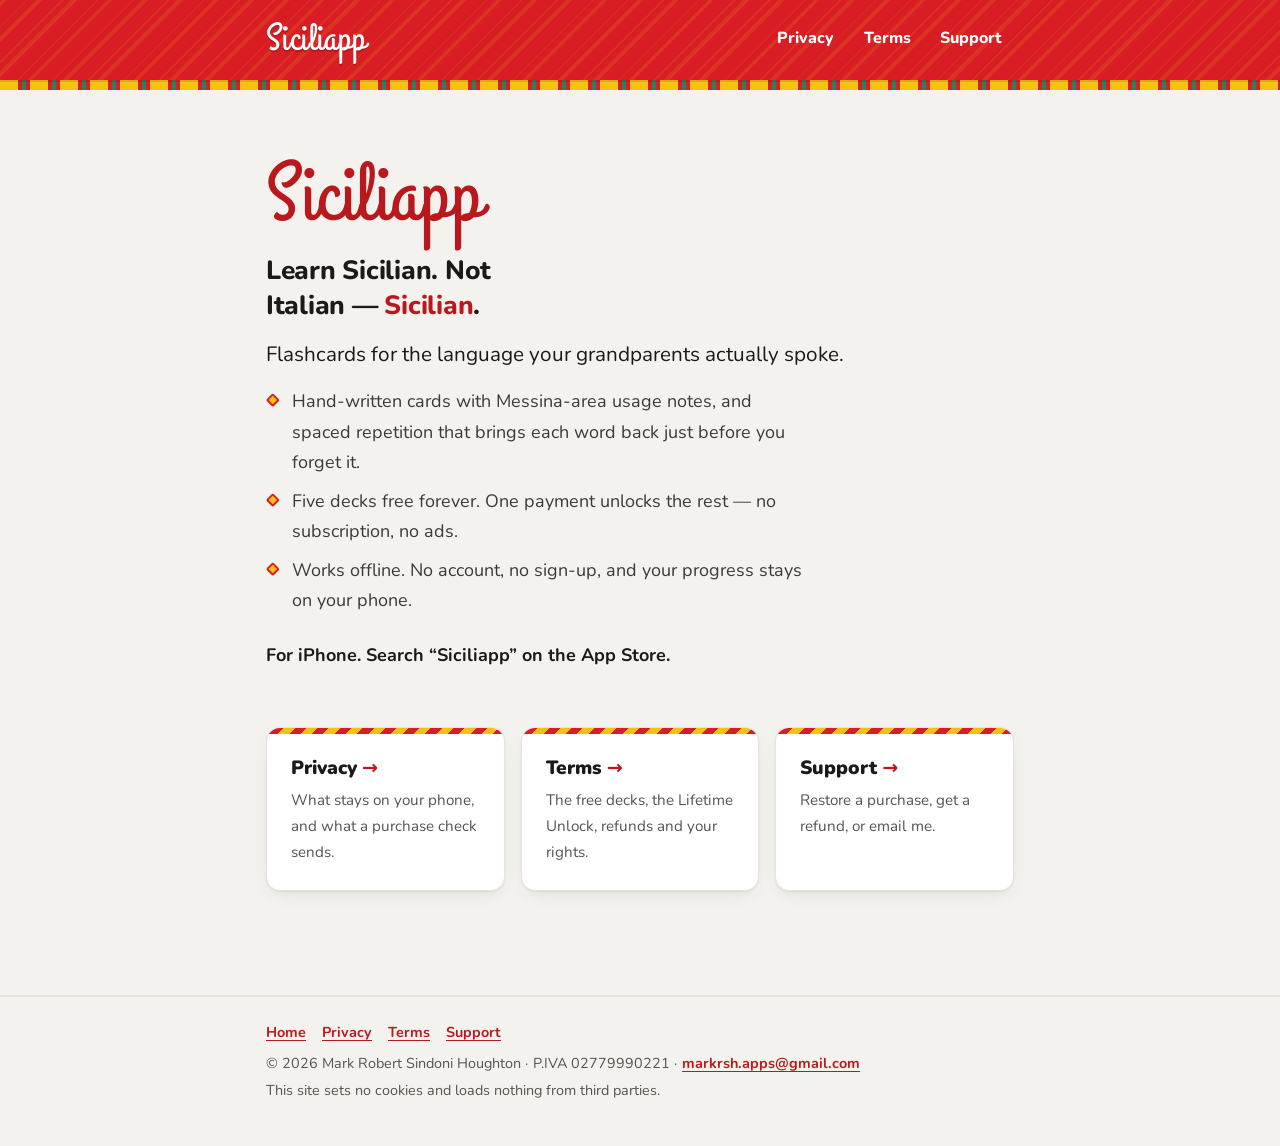
<file: index.html>
<!DOCTYPE html>
<html lang="en">
<head>
  <meta charset="utf-8">
  <meta name="viewport" content="width=device-width, initial-scale=1">
  <title>Siciliapp – Learn Sicilian with Flashcards on iPhone</title>
  <meta name="description" content="Learn Sicilian, not Italian. Siciliapp is an iPhone flashcard app: hand-written cards, spaced repetition, five decks free. No account, no subscription.">
  <meta name="robots" content="index,follow">
  <link rel="canonical" href="https://markrhoughton.github.io/siciliapp/">

  <meta property="og:type" content="website">
  <meta property="og:site_name" content="Siciliapp">
  <meta property="og:title" content="Siciliapp – Learn Sicilian, not Italian">
  <meta property="og:description" content="Hand-written Sicilian flashcards with spaced repetition. Five decks free, study offline, one payment and no subscription.">
  <meta property="og:url" content="https://markrhoughton.github.io/siciliapp/">
  <meta property="og:image" content="https://markrhoughton.github.io/siciliapp/og-image.png">
  <meta property="og:image:width" content="1200">
  <meta property="og:image:height" content="630">
  <meta property="og:image:alt" content="The Siciliapp icon: a map of Sicily with the Messina area in yellow, on red">
  <meta property="og:locale" content="en_GB">
  <meta name="twitter:card" content="summary_large_image">

  <meta name="color-scheme" content="light dark">
  <meta name="theme-color" content="#D81E24" media="(prefers-color-scheme: light)">
  <meta name="theme-color" content="#9E1519" media="(prefers-color-scheme: dark)">

  <link rel="icon" type="image/png" sizes="32x32" href="favicon-32.png">
  <link rel="icon" type="image/png" sizes="512x512" href="icon-512.png">
  <link rel="apple-touch-icon" sizes="180x180" href="apple-touch-icon.png">

  <link rel="preload" href="fonts/nunito-latin-wght-normal.woff2" as="font" type="font/woff2" crossorigin>
  <link rel="stylesheet" href="style.css">
</head>
<body>
  <a class="skip-link" href="#main">Skip to content</a>

  <header class="masthead">
    <div class="wrap masthead__inner">
      <a class="wordmark" href="./" aria-current="page" aria-label="Siciliapp home">Siciliapp</a>
      <nav class="site-nav" aria-label="Main">
        <ul>
          <li><a href="privacy">Privacy</a></li>
          <li><a href="terms">Terms</a></li>
          <li><a href="support">Support</a></li>
        </ul>
      </nav>
    </div>
  </header>

  <main id="main" tabindex="-1">
    <div class="wrap">
      <section class="hero" aria-labelledby="pitch">
        <p class="hero__wordmark" aria-hidden="true">Siciliapp</p>
        <h1 id="pitch" class="hero__pitch">Learn Sicilian. Not Italian — <em>Sicilian</em>.</h1>
        <p class="lede">Flashcards for the language your grandparents actually spoke.</p>
        <ul class="points">
          <li>Hand-written cards with Messina-area usage notes, and spaced repetition that brings each word back just before you forget it.</li>
          <li>Five decks free forever. One payment unlocks the rest — no subscription, no ads.</li>
          <li>Works offline. No account, no sign-up, and your progress stays on your phone.</li>
        </ul>
        <!-- RELEASE DAY: replace the next line with Apple's "Download on the App Store" badge (self-hosted SVG, unmodified) linked to https://apps.apple.com/app/id6758212224, and add <meta name="apple-itunes-app" content="app-id=6758212224"> to this page's <head>. -->
        <p class="store-line">For iPhone. Search “Siciliapp” on the App Store.</p>
      </section>

      <h2 class="visually-hidden">Information</h2>
      <ul class="cards">
        <li>
          <a class="card-link" href="privacy">
            <span class="card-link__title">Privacy</span>
            <span class="card-link__desc">What stays on your phone, and what a purchase check sends.</span>
          </a>
        </li>
        <li>
          <a class="card-link" href="terms">
            <span class="card-link__title">Terms</span>
            <span class="card-link__desc">The free decks, the Lifetime Unlock, refunds and your rights.</span>
          </a>
        </li>
        <li>
          <a class="card-link" href="support">
            <span class="card-link__title">Support</span>
            <span class="card-link__desc">Restore a purchase, get a refund, or email me.</span>
          </a>
        </li>
      </ul>
    </div>
  </main>

  <footer class="site-footer">
    <div class="wrap">
      <nav aria-label="Footer">
        <ul>
          <li><a href="./">Home</a></li>
          <li><a href="privacy">Privacy</a></li>
          <li><a href="terms">Terms</a></li>
          <li><a href="support">Support</a></li>
        </ul>
      </nav>
      <p><span class="nowrap">© 2026 Mark Robert Sindoni Houghton</span> <span class="nowrap"><span class="sep" aria-hidden="true">·</span>P.IVA 02779990221</span> <span class="nowrap"><span class="sep" aria-hidden="true">·</span><a href="mailto:markrsh.apps@gmail.com">markrsh.apps@gmail.com</a></span></p>
      <p>This site sets no cookies and loads nothing from third parties.</p>
    </div>
  </footer>
</body>
</html>
</file>
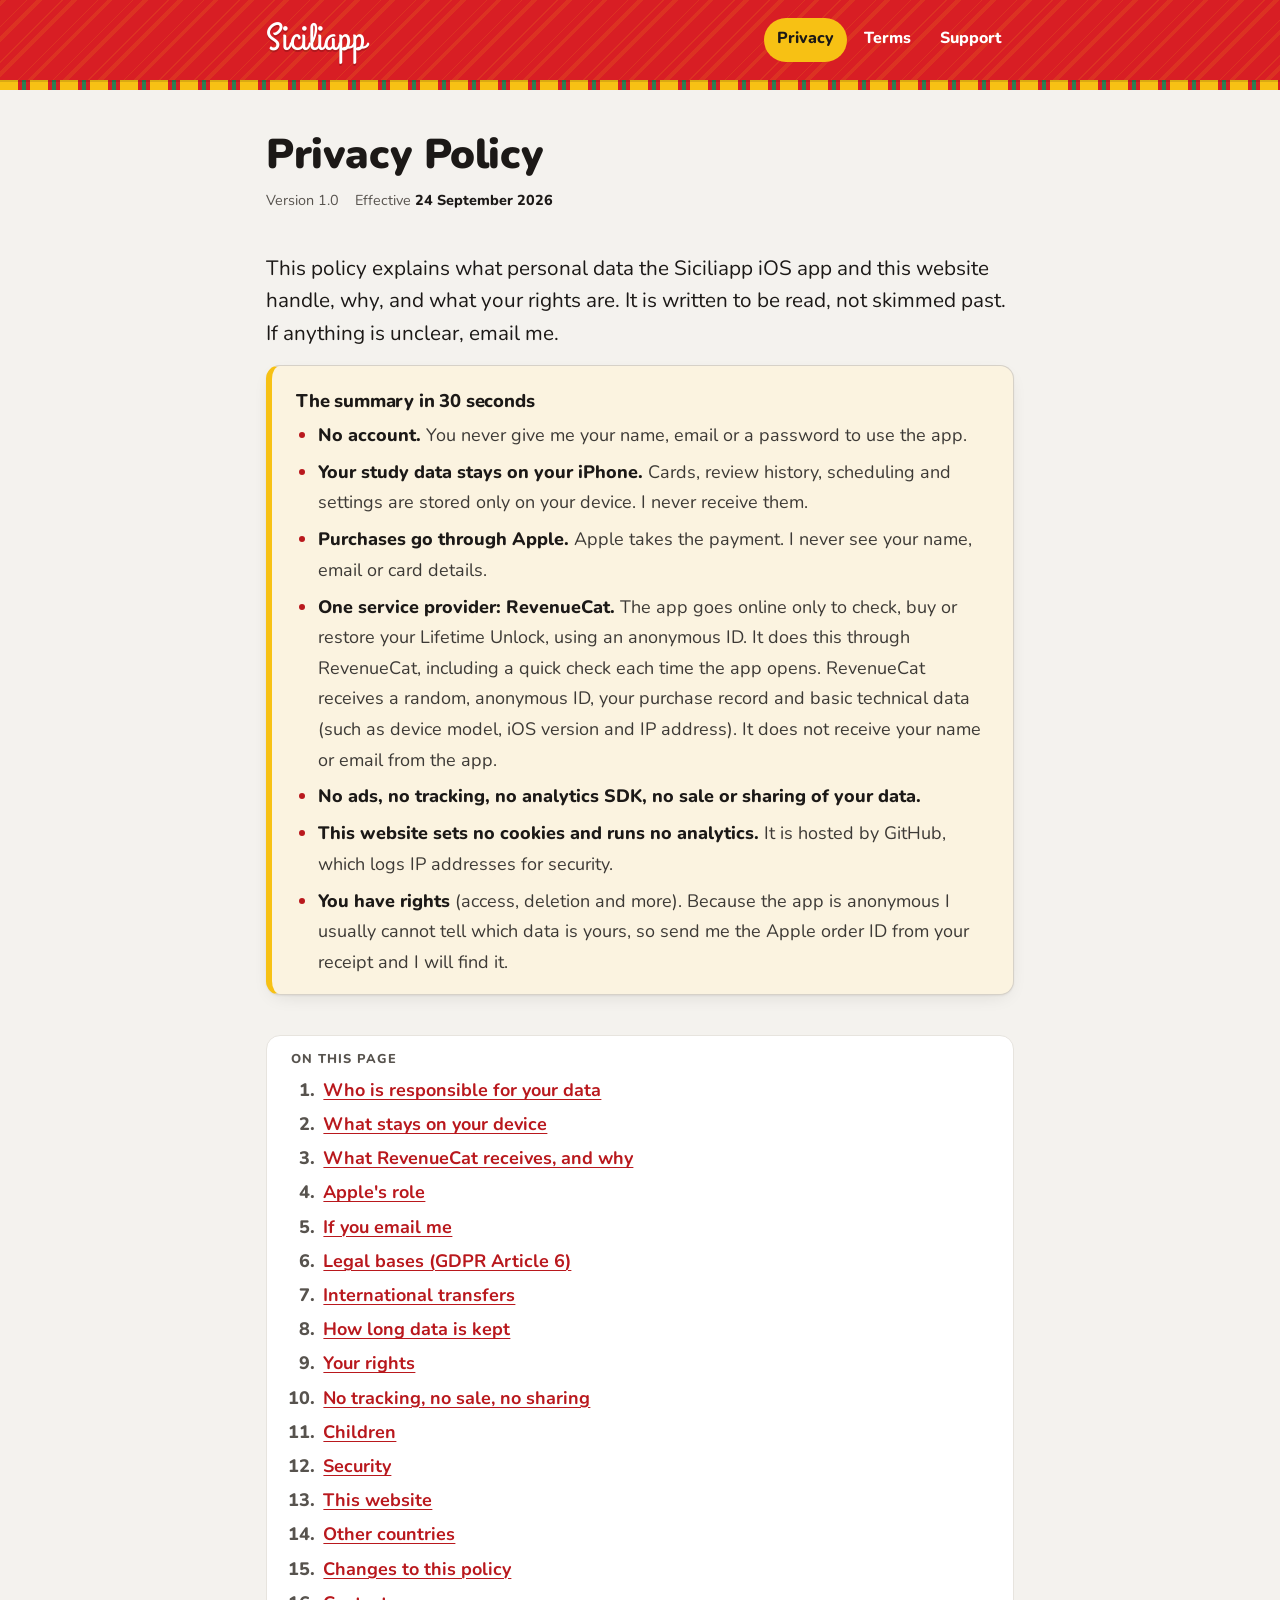
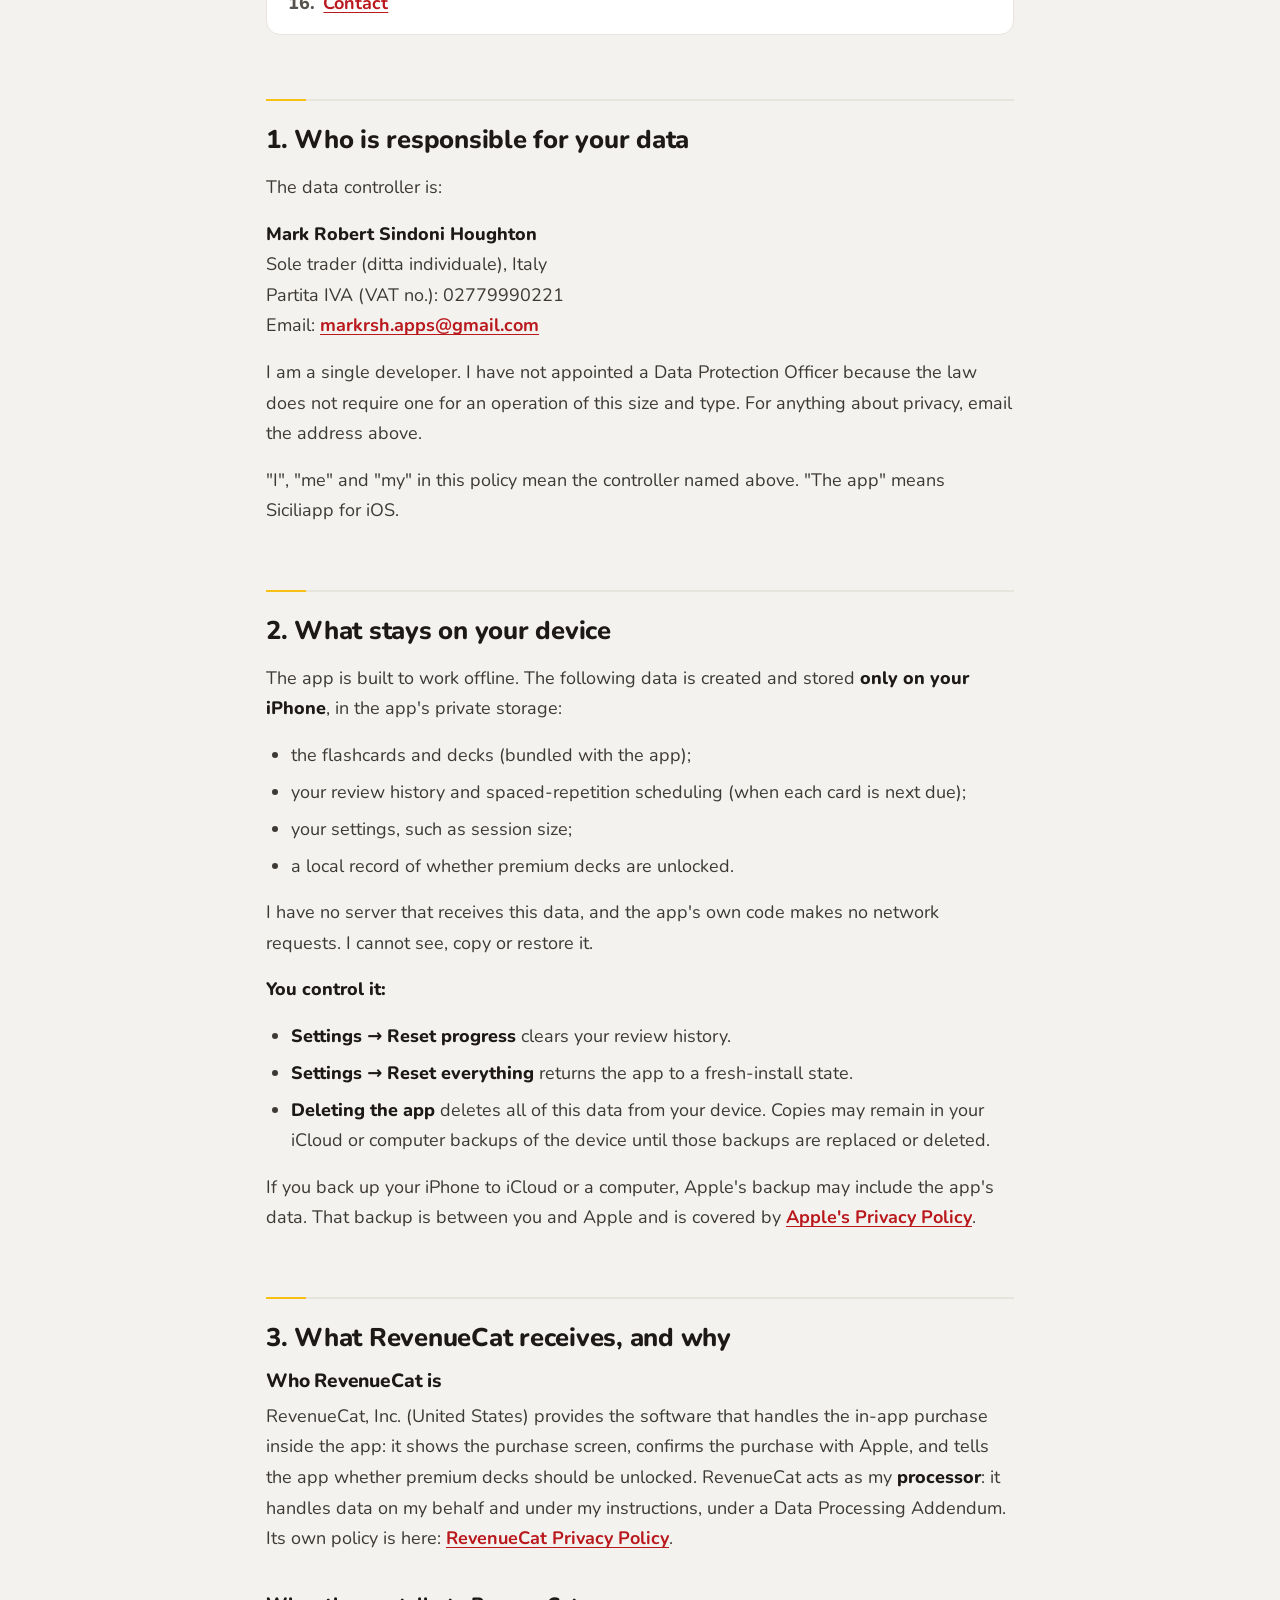
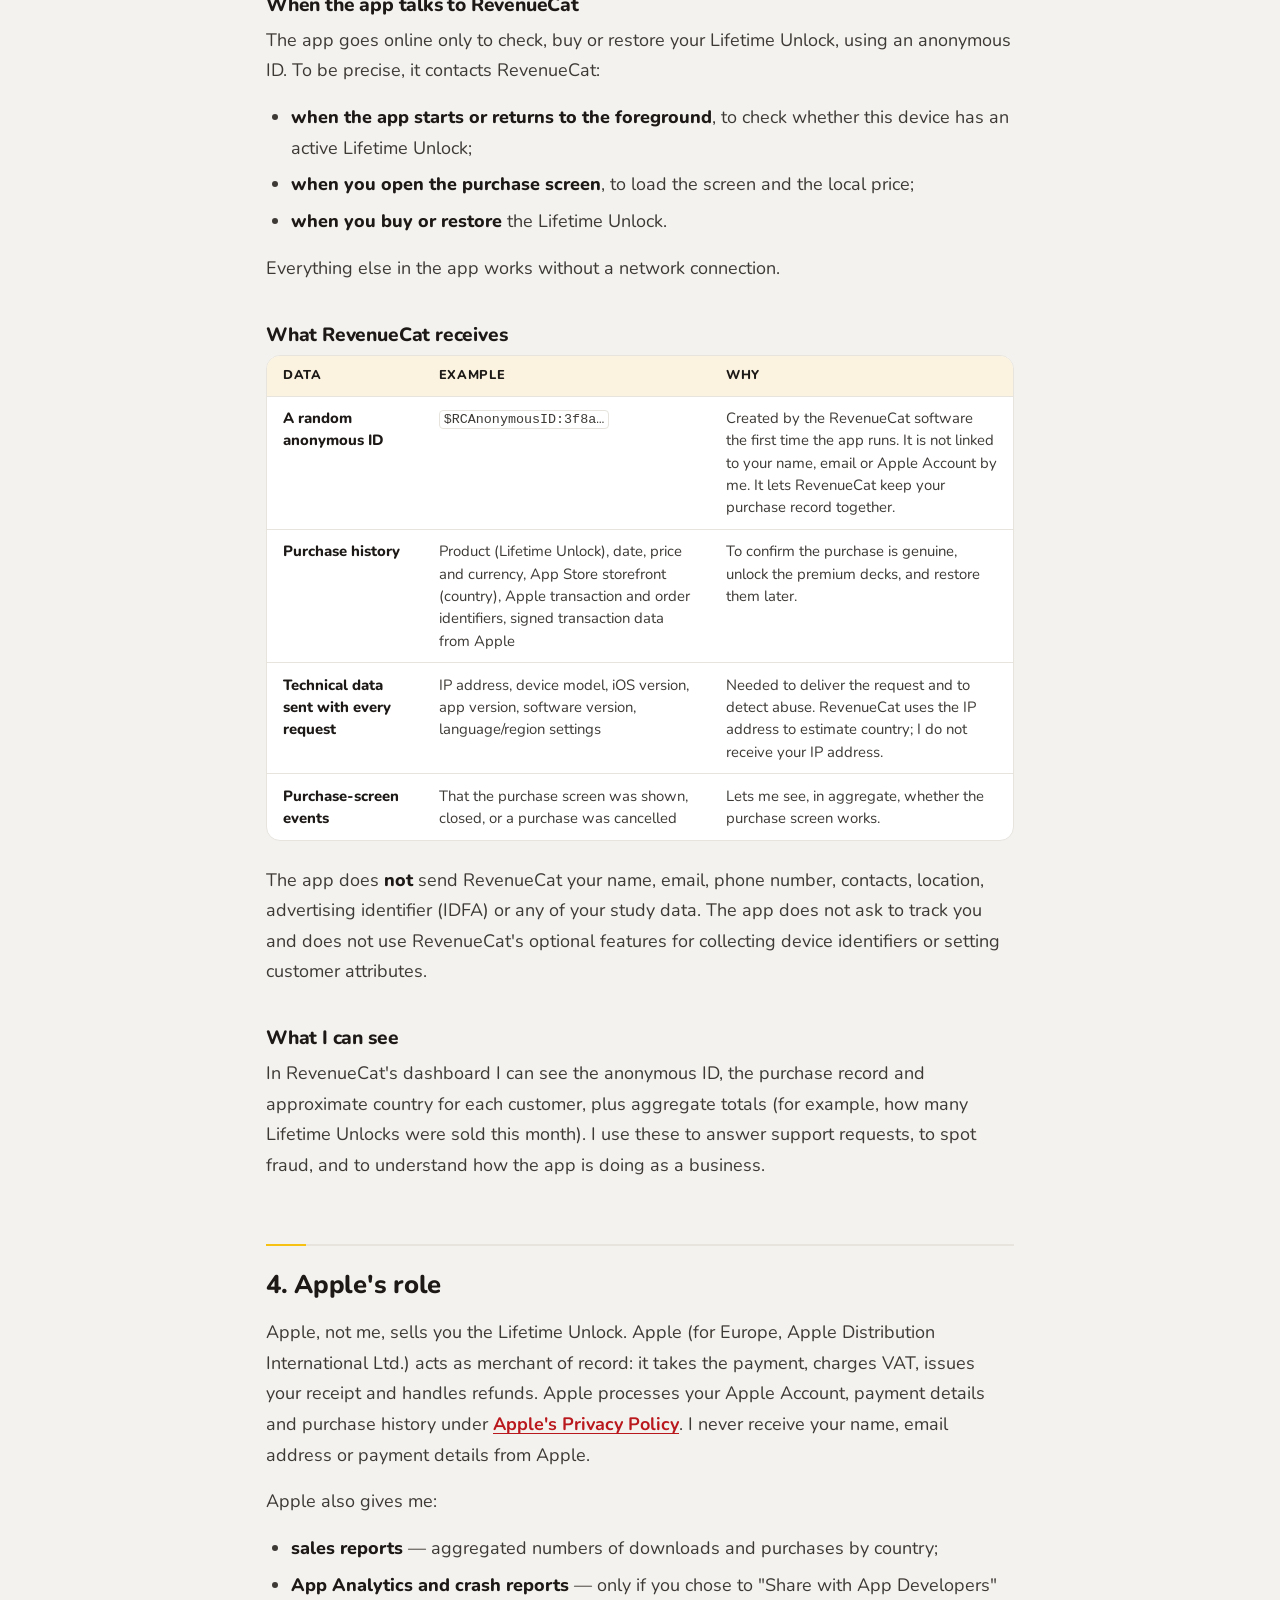
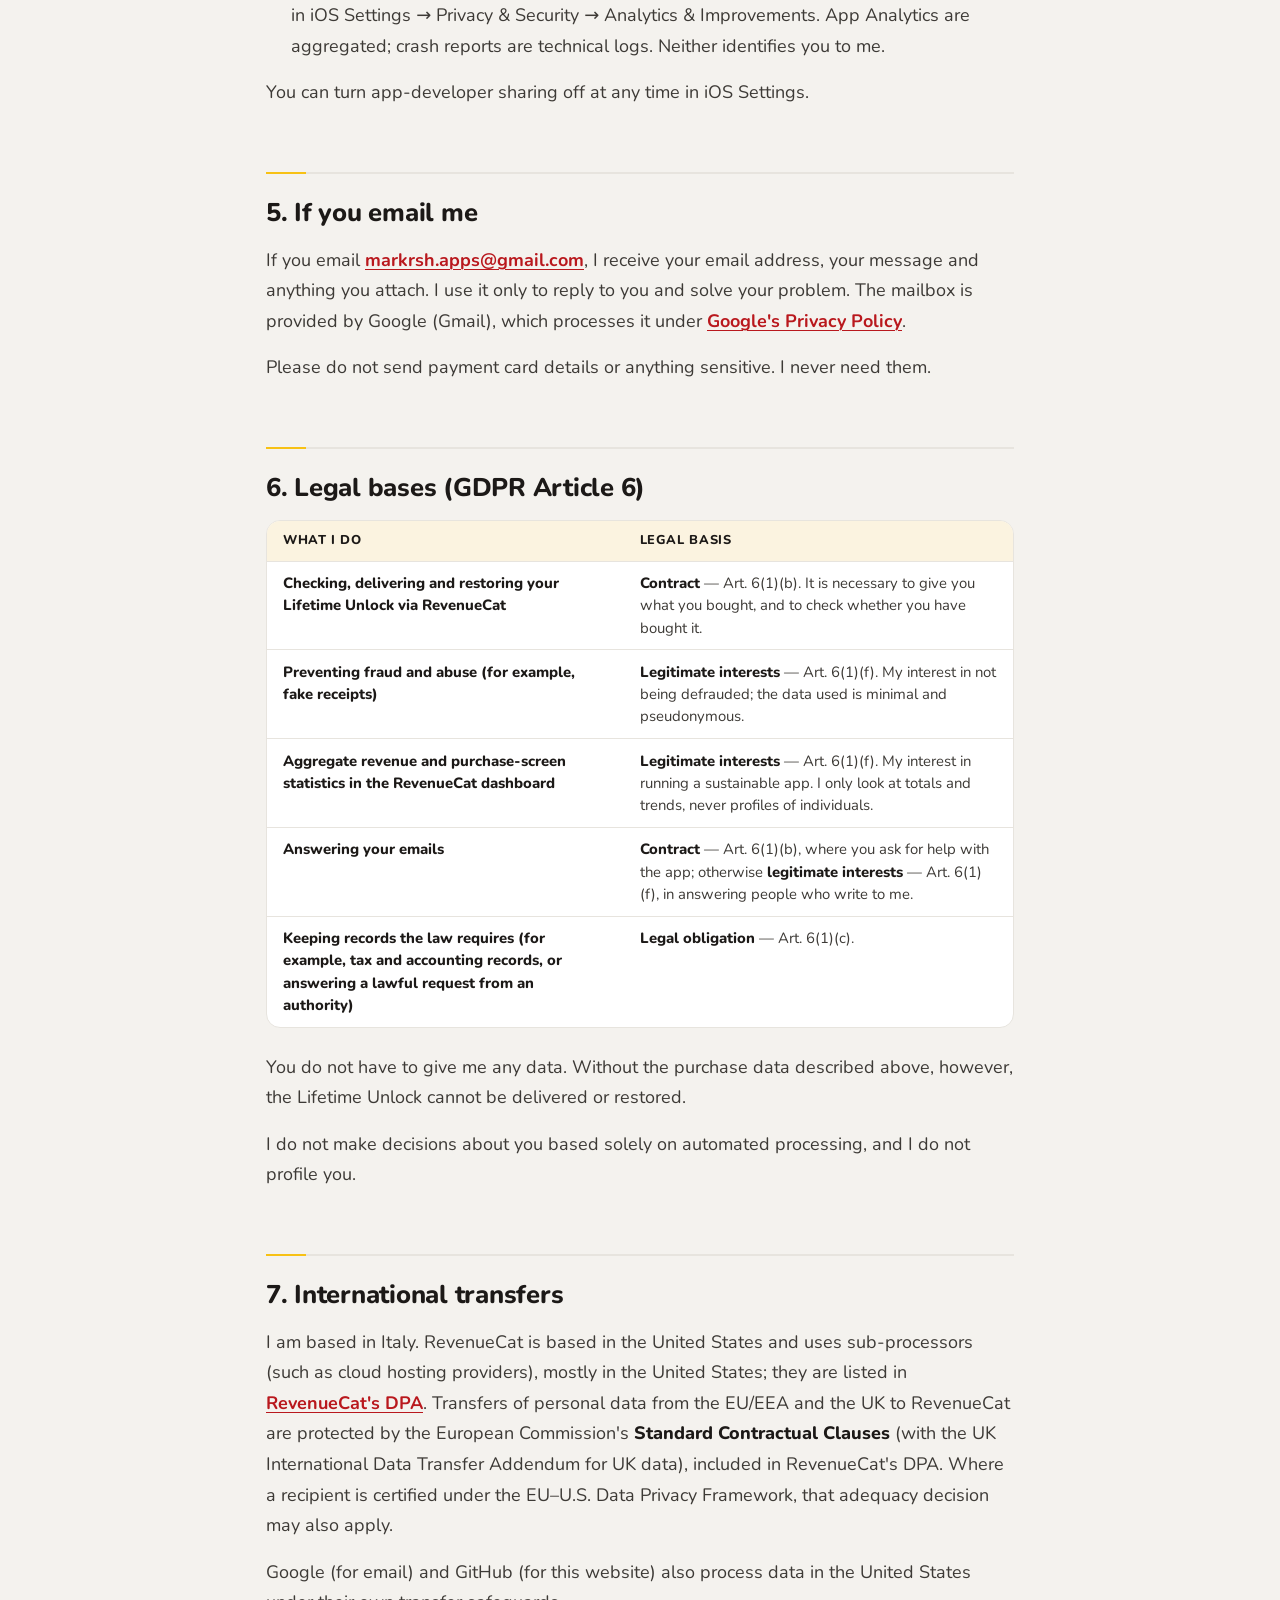
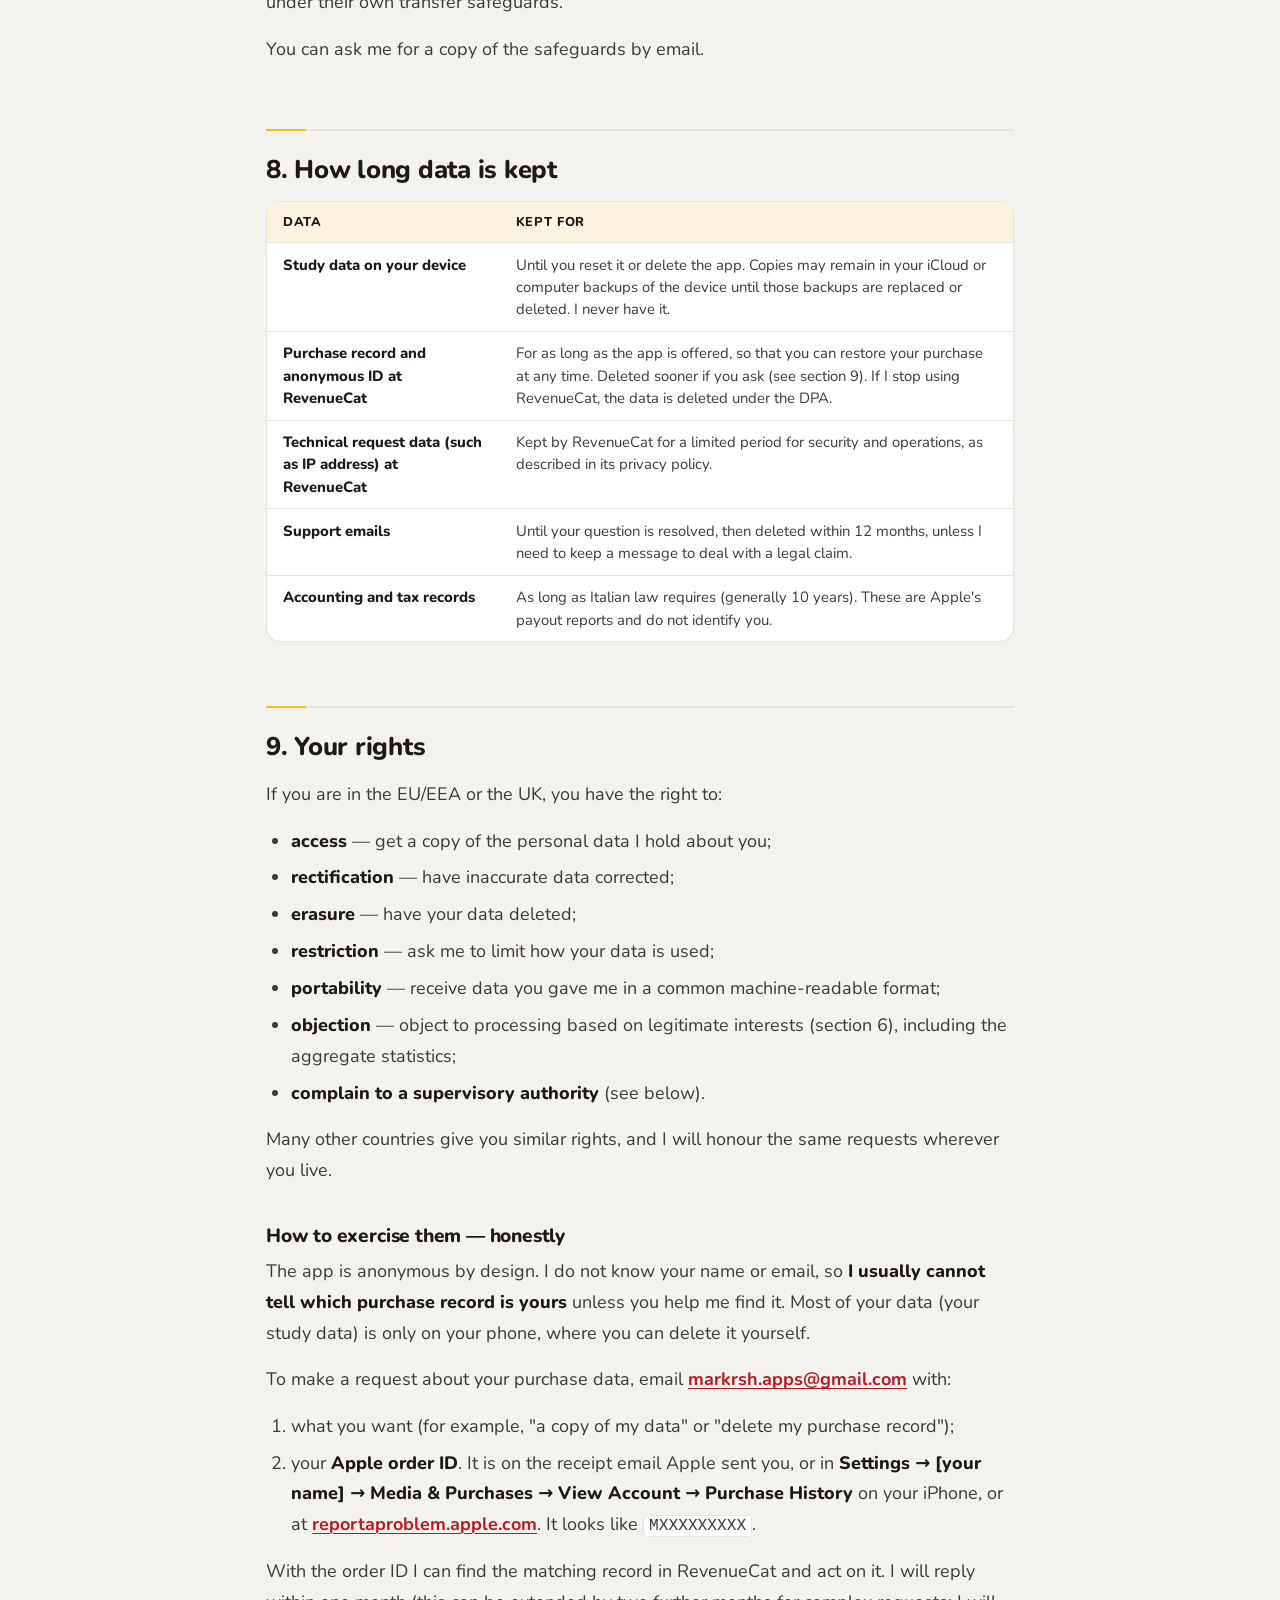
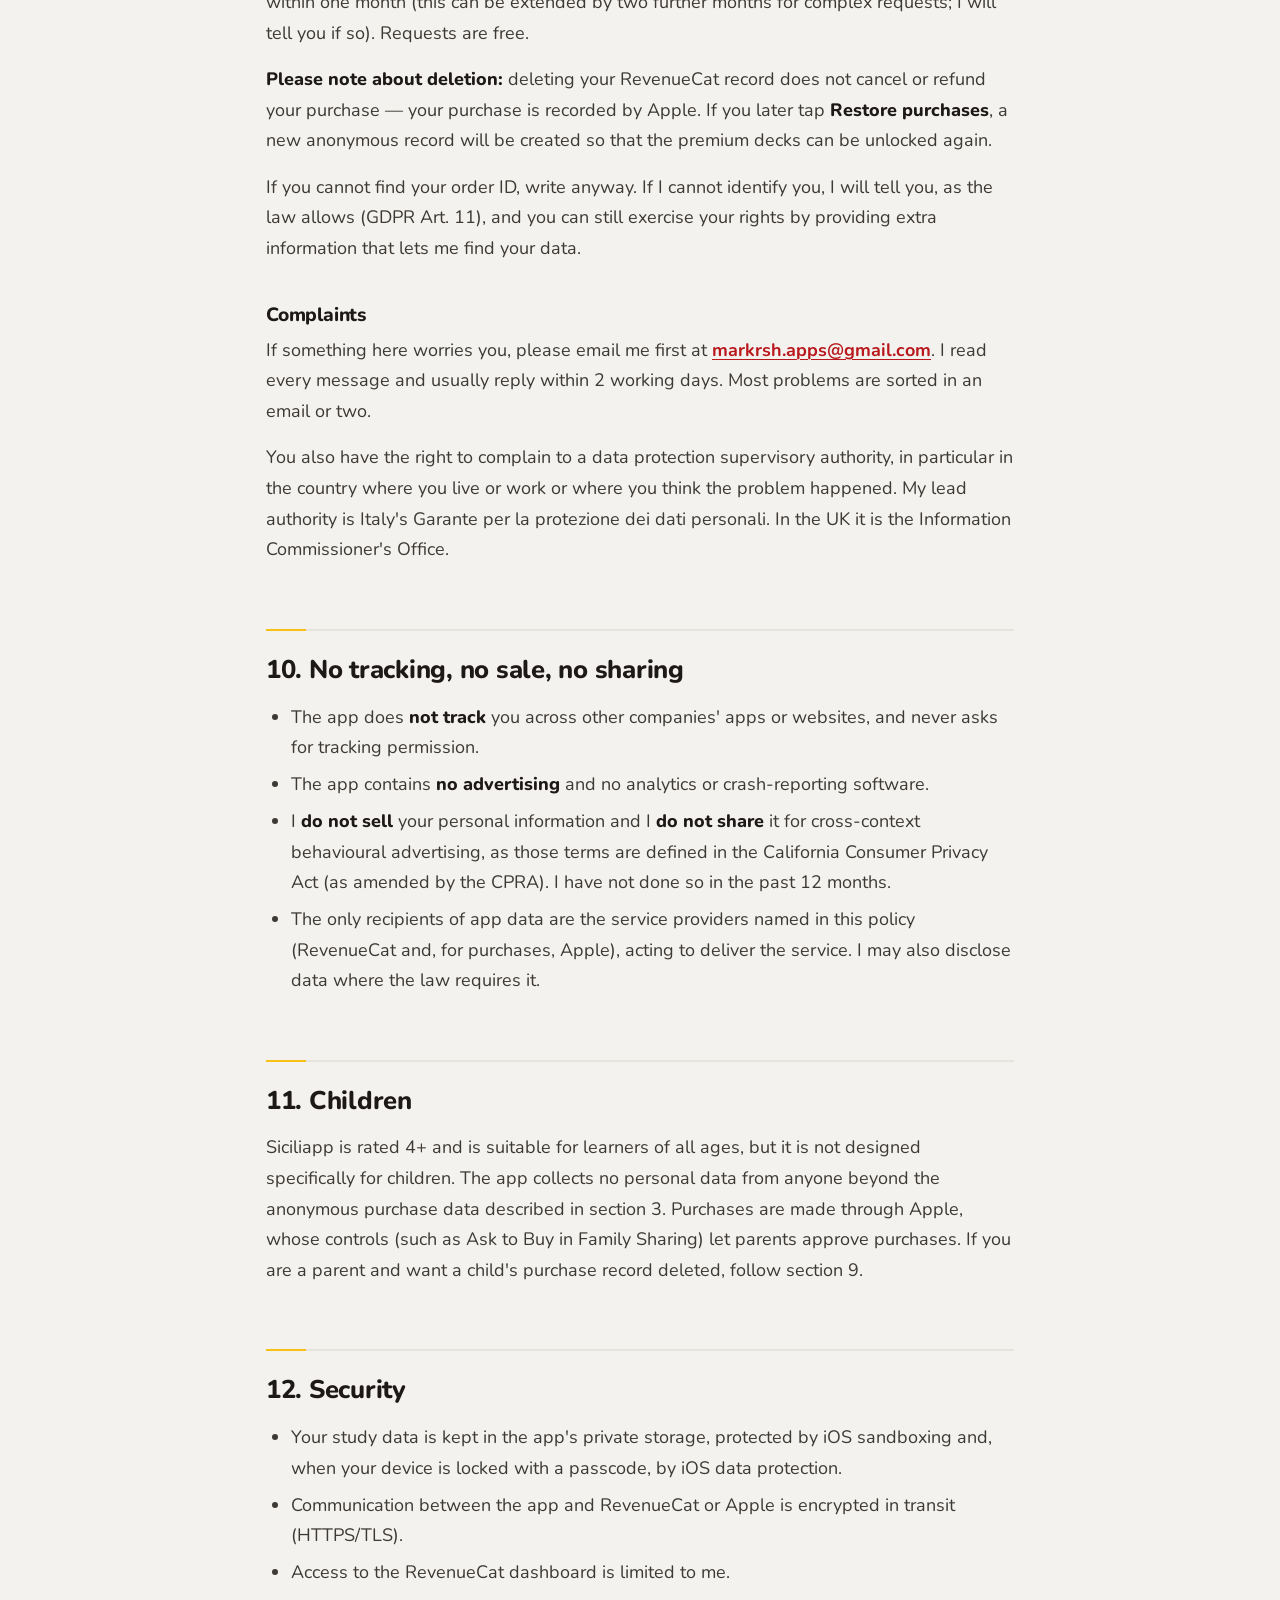
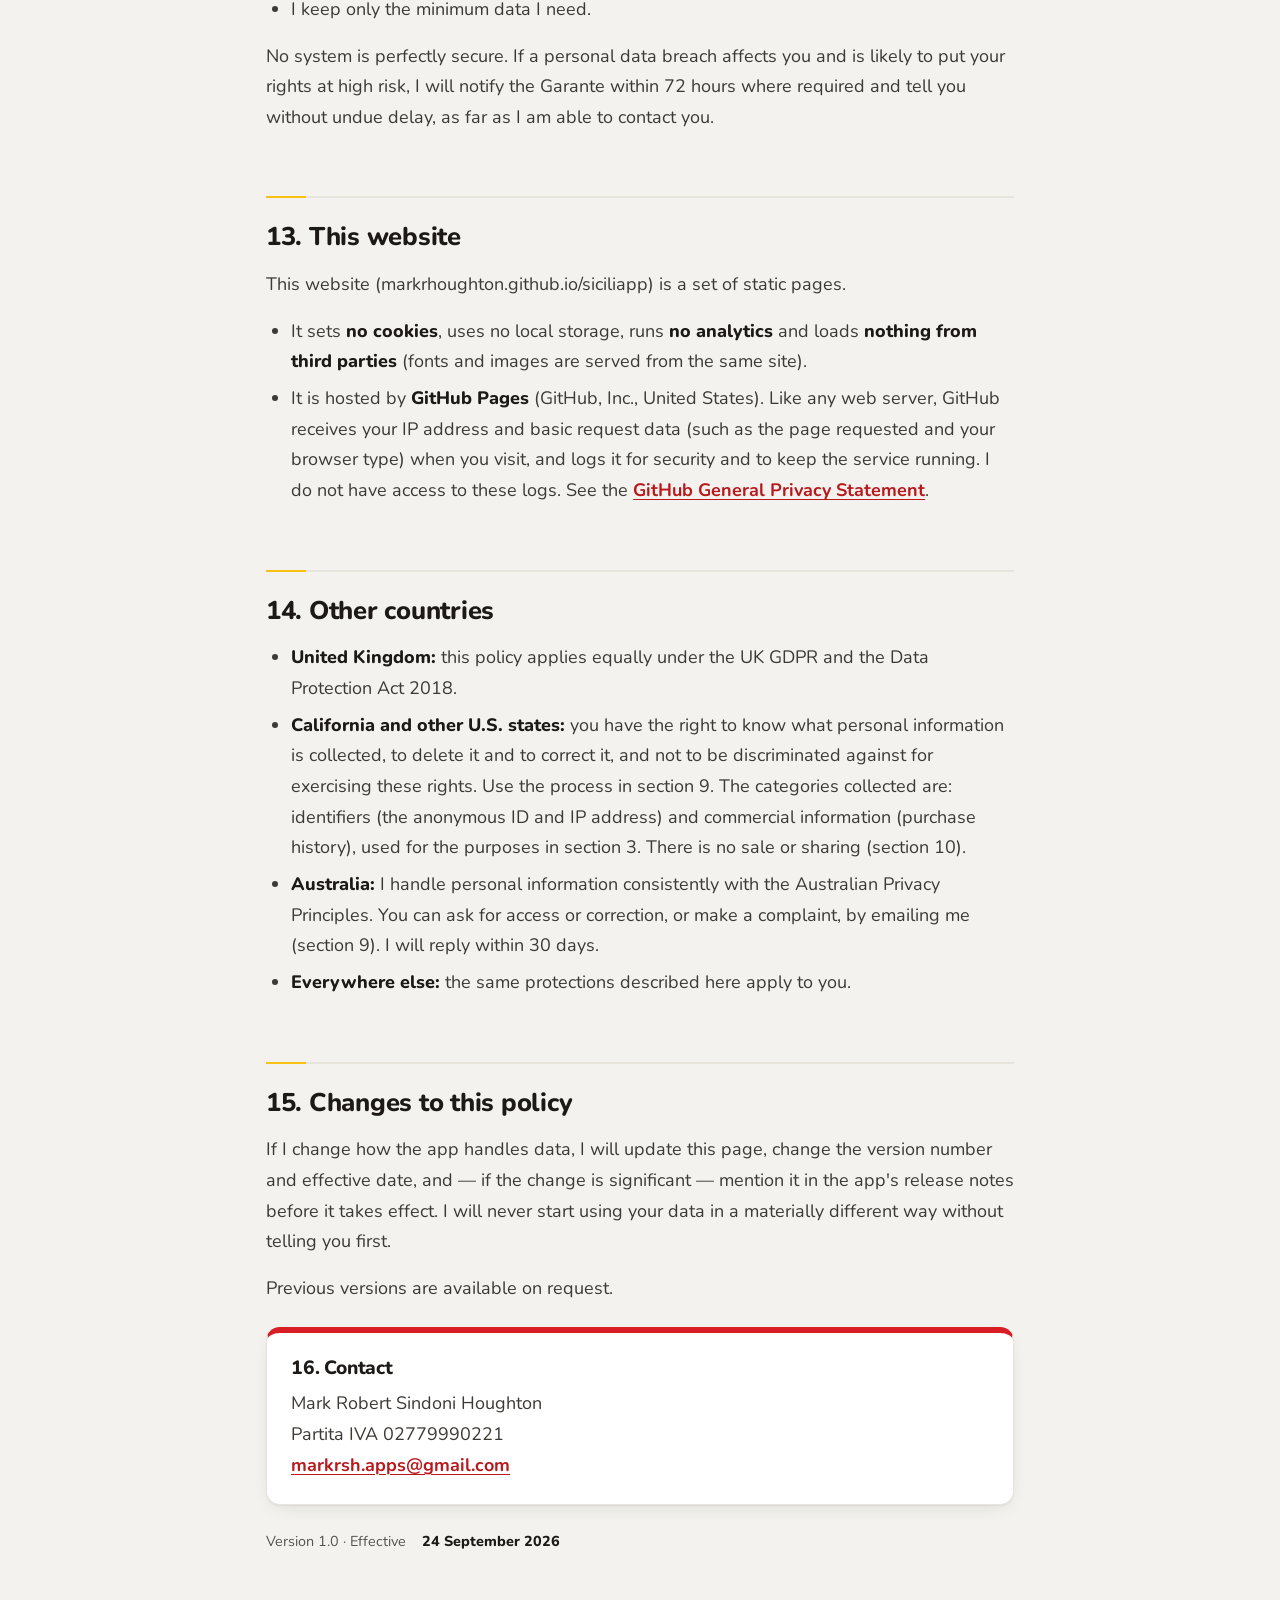
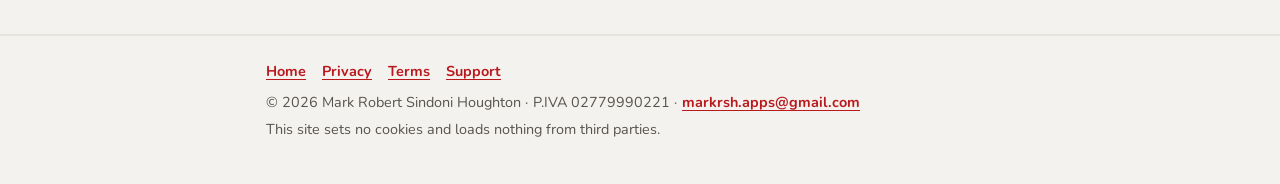
<file: privacy.html>
<!DOCTYPE html>
<html lang="en">
<head>
  <meta charset="utf-8">
  <meta name="viewport" content="width=device-width, initial-scale=1">
  <title>Siciliapp Privacy Policy</title>
  <meta name="description" content="What Siciliapp stores and sends: study data stays on your iPhone; purchases are checked by Apple and RevenueCat with an anonymous ID. No ads, no tracking.">
  <meta name="robots" content="index,follow">
  <link rel="canonical" href="https://markrhoughton.github.io/siciliapp/privacy">

  <meta property="og:type" content="website">
  <meta property="og:site_name" content="Siciliapp">
  <meta property="og:title" content="Siciliapp Privacy Policy">
  <meta property="og:description" content="Your study data never leaves your iPhone. Purchases are verified by Apple and RevenueCat using an anonymous ID. No ads, no tracking.">
  <meta property="og:url" content="https://markrhoughton.github.io/siciliapp/privacy">
  <meta property="og:image" content="https://markrhoughton.github.io/siciliapp/og-image.png">
  <meta property="og:image:width" content="1200">
  <meta property="og:image:height" content="630">
  <meta property="og:image:alt" content="The Siciliapp icon: a map of Sicily with the Messina area in yellow, on red">
  <meta property="og:locale" content="en_GB">
  <meta name="twitter:card" content="summary_large_image">

  <meta name="color-scheme" content="light dark">
  <meta name="theme-color" content="#D81E24" media="(prefers-color-scheme: light)">
  <meta name="theme-color" content="#9E1519" media="(prefers-color-scheme: dark)">

  <link rel="icon" type="image/png" sizes="32x32" href="favicon-32.png">
  <link rel="icon" type="image/png" sizes="512x512" href="icon-512.png">
  <link rel="apple-touch-icon" sizes="180x180" href="apple-touch-icon.png">

  <link rel="preload" href="fonts/nunito-latin-wght-normal.woff2" as="font" type="font/woff2" crossorigin>
  <link rel="stylesheet" href="style.css">
</head>
<body>
  <a class="skip-link" href="#main">Skip to content</a>

  <header class="masthead">
    <div class="wrap masthead__inner">
      <a class="wordmark" href="./" aria-label="Siciliapp home">Siciliapp</a>
      <nav class="site-nav" aria-label="Main">
        <ul>
          <li><a href="privacy" aria-current="page">Privacy</a></li>
          <li><a href="terms">Terms</a></li>
          <li><a href="support">Support</a></li>
        </ul>
      </nav>
    </div>
  </header>

  <main id="main" tabindex="-1">
    <article class="wrap">
      <header class="page-head">
        <h1>Privacy Policy</h1>
        <p class="meta"><span>Version 1.0</span><span>Effective <time datetime="2026-09-24">24 September 2026</time></span></p>
      </header>

      <p class="lede">This policy explains what personal data the Siciliapp iOS app and this website handle, why, and what your rights are. It is written to be read, not skimmed past. If anything is unclear, email me.</p>

      <section class="summary" aria-labelledby="summary-h">
        <h2 id="summary-h">The summary in 30 seconds</h2>
        <ul>
          <li><strong>No account.</strong> You never give me your name, email or a password to use the app.</li>
          <li><strong>Your study data stays on your iPhone.</strong> Cards, review history, scheduling and settings are stored only on your device. I never receive them.</li>
          <li><strong>Purchases go through Apple.</strong> Apple takes the payment. I never see your name, email or card details.</li>
          <li><strong>One service provider: RevenueCat.</strong> The app goes online only to check, buy or restore your Lifetime Unlock, using an anonymous ID. It does this through RevenueCat, including a quick check each time the app opens. RevenueCat receives a random, anonymous ID, your purchase record and basic technical data (such as device model, iOS version and IP address). It does not receive your name or email from the app.</li>
          <li><strong>No ads, no tracking, no analytics SDK, no sale or sharing of your data.</strong></li>
          <li><strong>This website sets no cookies and runs no analytics.</strong> It is hosted by GitHub, which logs IP addresses for security.</li>
          <li><strong>You have rights</strong> (access, deletion and more). Because the app is anonymous I usually cannot tell which data is yours, so send me the Apple order ID from your receipt and I will find it.</li>
        </ul>
      </section>

      <nav class="toc" aria-labelledby="toc-h">
        <h2 id="toc-h">On this page</h2>
        <ol>
          <li><a href="#who-is-responsible-for-your">Who is responsible for your data</a></li>
          <li><a href="#what-stays-on-your-device">What stays on your device</a></li>
          <li><a href="#what-revenuecat-receives-and-why">What RevenueCat receives, and why</a></li>
          <li><a href="#apple-s-role">Apple's role</a></li>
          <li><a href="#if-you-email-me">If you email me</a></li>
          <li><a href="#legal-bases-gdpr-article-6">Legal bases (GDPR Article 6)</a></li>
          <li><a href="#international-transfers">International transfers</a></li>
          <li><a href="#how-long-data-is-kept">How long data is kept</a></li>
          <li><a href="#your-rights">Your rights</a></li>
          <li><a href="#no-tracking-no-sale-no">No tracking, no sale, no sharing</a></li>
          <li><a href="#children">Children</a></li>
          <li><a href="#security">Security</a></li>
          <li><a href="#this-website">This website</a></li>
          <li><a href="#other-countries">Other countries</a></li>
          <li><a href="#changes-to-this-policy">Changes to this policy</a></li>
          <li><a href="#contact">Contact</a></li>
        </ol>
      </nav>

      <h2 id="who-is-responsible-for-your">1. Who is responsible for your data</h2>
      <p>The data controller is:</p>
      <p><strong>Mark Robert Sindoni Houghton</strong><br>
      Sole trader (ditta individuale), Italy<br>
      Partita IVA (VAT no.): 02779990221<br>
      Email: <a href="mailto:markrsh.apps@gmail.com">markrsh.apps@gmail.com</a></p>
      <p>I am a single developer. I have not appointed a Data Protection Officer because the law does not require one for an operation of this size and type. For anything about privacy, email the address above.</p>
      <p>"I", "me" and "my" in this policy mean the controller named above. "The app" means Siciliapp for iOS.</p>

      <h2 id="what-stays-on-your-device">2. What stays on your device</h2>
      <p>The app is built to work offline. The following data is created and stored <strong>only on your iPhone</strong>, in the app's private storage:</p>
      <ul>
        <li>the flashcards and decks (bundled with the app);</li>
        <li>your review history and spaced-repetition scheduling (when each card is next due);</li>
        <li>your settings, such as session size;</li>
        <li>a local record of whether premium decks are unlocked.</li>
      </ul>
      <p>I have no server that receives this data, and the app's own code makes no network requests. I cannot see, copy or restore it.</p>
      <p><strong>You control it:</strong></p>
      <ul>
        <li><strong>Settings → Reset progress</strong> clears your review history.</li>
        <li><strong>Settings → Reset everything</strong> returns the app to a fresh-install state.</li>
        <li><strong>Deleting the app</strong> deletes all of this data from your device. Copies may remain in your iCloud or computer backups of the device until those backups are replaced or deleted.</li>
      </ul>
      <p>If you back up your iPhone to iCloud or a computer, Apple's backup may include the app's data. That backup is between you and Apple and is covered by <a href="https://www.apple.com/legal/privacy/">Apple's Privacy Policy</a>.</p>

      <h2 id="what-revenuecat-receives-and-why">3. What RevenueCat receives, and why</h2>
      <h3 id="who-revenuecat-is">Who RevenueCat is</h3>
      <p>RevenueCat, Inc. (United States) provides the software that handles the in-app purchase inside the app: it shows the purchase screen, confirms the purchase with Apple, and tells the app whether premium decks should be unlocked. RevenueCat acts as my <strong>processor</strong>: it handles data on my behalf and under my instructions, under a Data Processing Addendum. Its own policy is here: <a href="https://www.revenuecat.com/privacy">RevenueCat Privacy Policy</a>.</p>
      <h3 id="when-the-app-talks-to">When the app talks to RevenueCat</h3>
      <p>The app goes online only to check, buy or restore your Lifetime Unlock, using an anonymous ID. To be precise, it contacts RevenueCat:</p>
      <ul>
        <li><strong>when the app starts or returns to the foreground</strong>, to check whether this device has an active Lifetime Unlock;</li>
        <li><strong>when you open the purchase screen</strong>, to load the screen and the local price;</li>
        <li><strong>when you buy or restore</strong> the Lifetime Unlock.</li>
      </ul>
      <p>Everything else in the app works without a network connection.</p>
      <h3 id="what-revenuecat-receives">What RevenueCat receives</h3>
      <section class="table-wrap" aria-label="Data / Example / Why" tabindex="0">
        <table class="stack">
          <thead>
            <tr>
              <th scope="col">Data</th>
              <th scope="col">Example</th>
              <th scope="col">Why</th>
            </tr>
          </thead>
          <tbody>
            <tr>
              <th scope="row">A random anonymous ID</th>
              <td data-label="Example"><code>$RCAnonymousID:3f8a…</code></td>
              <td data-label="Why">Created by the RevenueCat software the first time the app runs. It is not linked to your name, email or Apple Account by me. It lets RevenueCat keep your purchase record together.</td>
            </tr>
            <tr>
              <th scope="row">Purchase history</th>
              <td data-label="Example">Product (Lifetime Unlock), date, price and currency, App Store storefront (country), Apple transaction and order identifiers, signed transaction data from Apple</td>
              <td data-label="Why">To confirm the purchase is genuine, unlock the premium decks, and restore them later.</td>
            </tr>
            <tr>
              <th scope="row">Technical data sent with every request</th>
              <td data-label="Example">IP address, device model, iOS version, app version, software version, language/region settings</td>
              <td data-label="Why">Needed to deliver the request and to detect abuse. RevenueCat uses the IP address to estimate country; I do not receive your IP address.</td>
            </tr>
            <tr>
              <th scope="row">Purchase-screen events</th>
              <td data-label="Example">That the purchase screen was shown, closed, or a purchase was cancelled</td>
              <td data-label="Why">Lets me see, in aggregate, whether the purchase screen works.</td>
            </tr>
          </tbody>
        </table>
      </section>
      <p>The app does <strong>not</strong> send RevenueCat your name, email, phone number, contacts, location, advertising identifier (IDFA) or any of your study data. The app does not ask to track you and does not use RevenueCat's optional features for collecting device identifiers or setting customer attributes.</p>
      <h3 id="what-i-can-see">What I can see</h3>
      <p>In RevenueCat's dashboard I can see the anonymous ID, the purchase record and approximate country for each customer, plus aggregate totals (for example, how many Lifetime Unlocks were sold this month). I use these to answer support requests, to spot fraud, and to understand how the app is doing as a business.</p>

      <h2 id="apple-s-role">4. Apple's role</h2>
      <p>Apple, not me, sells you the Lifetime Unlock. Apple (for Europe, Apple Distribution International Ltd.) acts as merchant of record: it takes the payment, charges VAT, issues your receipt and handles refunds. Apple processes your Apple Account, payment details and purchase history under <a href="https://www.apple.com/legal/privacy/">Apple's Privacy Policy</a>. I never receive your name, email address or payment details from Apple.</p>
      <p>Apple also gives me:</p>
      <ul>
        <li><strong>sales reports</strong> — aggregated numbers of downloads and purchases by country;</li>
        <li><strong>App Analytics and crash reports</strong> — only if you chose to "Share with App Developers" in iOS Settings → Privacy &amp; Security → Analytics &amp; Improvements. App Analytics are aggregated; crash reports are technical logs. Neither identifies you to me.</li>
      </ul>
      <p>You can turn app-developer sharing off at any time in iOS Settings.</p>

      <h2 id="if-you-email-me">5. If you email me</h2>
      <p>If you email <a href="mailto:markrsh.apps@gmail.com">markrsh.apps@gmail.com</a>, I receive your email address, your message and anything you attach. I use it only to reply to you and solve your problem. The mailbox is provided by Google (Gmail), which processes it under <a href="https://policies.google.com/privacy">Google's Privacy Policy</a>.</p>
      <p>Please do not send payment card details or anything sensitive. I never need them.</p>

      <h2 id="legal-bases-gdpr-article-6">6. Legal bases (GDPR Article 6)</h2>
      <section class="table-wrap" aria-label="What I do / Legal basis" tabindex="0">
        <table class="stack">
          <thead>
            <tr>
              <th scope="col">What I do</th>
              <th scope="col">Legal basis</th>
            </tr>
          </thead>
          <tbody>
            <tr>
              <th scope="row">Checking, delivering and restoring your Lifetime Unlock via RevenueCat</th>
              <td data-label="Legal basis"><strong>Contract</strong> — Art. 6(1)(b). It is necessary to give you what you bought, and to check whether you have bought it.</td>
            </tr>
            <tr>
              <th scope="row">Preventing fraud and abuse (for example, fake receipts)</th>
              <td data-label="Legal basis"><strong>Legitimate interests</strong> — Art. 6(1)(f). My interest in not being defrauded; the data used is minimal and pseudonymous.</td>
            </tr>
            <tr>
              <th scope="row">Aggregate revenue and purchase-screen statistics in the RevenueCat dashboard</th>
              <td data-label="Legal basis"><strong>Legitimate interests</strong> — Art. 6(1)(f). My interest in running a sustainable app. I only look at totals and trends, never profiles of individuals.</td>
            </tr>
            <tr>
              <th scope="row">Answering your emails</th>
              <td data-label="Legal basis"><strong>Contract</strong> — Art. 6(1)(b), where you ask for help with the app; otherwise <strong>legitimate interests</strong> — Art. 6(1)(f), in answering people who write to me.</td>
            </tr>
            <tr>
              <th scope="row">Keeping records the law requires (for example, tax and accounting records, or answering a lawful request from an authority)</th>
              <td data-label="Legal basis"><strong>Legal obligation</strong> — Art. 6(1)(c).</td>
            </tr>
          </tbody>
        </table>
      </section>
      <p>You do not have to give me any data. Without the purchase data described above, however, the Lifetime Unlock cannot be delivered or restored.</p>
      <p>I do not make decisions about you based solely on automated processing, and I do not profile you.</p>

      <h2 id="international-transfers">7. International transfers</h2>
      <p>I am based in Italy. RevenueCat is based in the United States and uses sub-processors (such as cloud hosting providers), mostly in the United States; they are listed in <a href="https://www.revenuecat.com/dpa">RevenueCat's DPA</a>. Transfers of personal data from the EU/EEA and the UK to RevenueCat are protected by the European Commission's <strong>Standard Contractual Clauses</strong> (with the UK International Data Transfer Addendum for UK data), included in RevenueCat's DPA. Where a recipient is certified under the EU–U.S. Data Privacy Framework, that adequacy decision may also apply.</p>
      <p>Google (for email) and GitHub (for this website) also process data in the United States under their own transfer safeguards.</p>
      <p>You can ask me for a copy of the safeguards by email.</p>

      <h2 id="how-long-data-is-kept">8. How long data is kept</h2>
      <section class="table-wrap" aria-label="Data / Kept for" tabindex="0">
        <table class="stack">
          <thead>
            <tr>
              <th scope="col">Data</th>
              <th scope="col">Kept for</th>
            </tr>
          </thead>
          <tbody>
            <tr>
              <th scope="row">Study data on your device</th>
              <td data-label="Kept for">Until you reset it or delete the app. Copies may remain in your iCloud or computer backups of the device until those backups are replaced or deleted. I never have it.</td>
            </tr>
            <tr>
              <th scope="row">Purchase record and anonymous ID at RevenueCat</th>
              <td data-label="Kept for">For as long as the app is offered, so that you can restore your purchase at any time. Deleted sooner if you ask (see section 9). If I stop using RevenueCat, the data is deleted under the DPA.</td>
            </tr>
            <tr>
              <th scope="row">Technical request data (such as IP address) at RevenueCat</th>
              <td data-label="Kept for">Kept by RevenueCat for a limited period for security and operations, as described in its privacy policy.</td>
            </tr>
            <tr>
              <th scope="row">Support emails</th>
              <td data-label="Kept for">Until your question is resolved, then deleted within 12 months, unless I need to keep a message to deal with a legal claim.</td>
            </tr>
            <tr>
              <th scope="row">Accounting and tax records</th>
              <td data-label="Kept for">As long as Italian law requires (generally 10 years). These are Apple's payout reports and do not identify you.</td>
            </tr>
          </tbody>
        </table>
      </section>

      <h2 id="your-rights">9. Your rights</h2>
      <p>If you are in the EU/EEA or the UK, you have the right to:</p>
      <ul>
        <li><strong>access</strong> — get a copy of the personal data I hold about you;</li>
        <li><strong>rectification</strong> — have inaccurate data corrected;</li>
        <li><strong>erasure</strong> — have your data deleted;</li>
        <li><strong>restriction</strong> — ask me to limit how your data is used;</li>
        <li><strong>portability</strong> — receive data you gave me in a common machine-readable format;</li>
        <li><strong>objection</strong> — object to processing based on legitimate interests (section 6), including the aggregate statistics;</li>
        <li><strong>complain to a supervisory authority</strong> (see below).</li>
      </ul>
      <p>Many other countries give you similar rights, and I will honour the same requests wherever you live.</p>
      <h3 id="how-to-exercise-them-honestly">How to exercise them — honestly</h3>
      <p>The app is anonymous by design. I do not know your name or email, so <strong>I usually cannot tell which purchase record is yours</strong> unless you help me find it. Most of your data (your study data) is only on your phone, where you can delete it yourself.</p>
      <p>To make a request about your purchase data, email <a href="mailto:markrsh.apps@gmail.com">markrsh.apps@gmail.com</a> with:</p>
      <ol>
        <li>what you want (for example, "a copy of my data" or "delete my purchase record");</li>
        <li>your <strong>Apple order ID</strong>. It is on the receipt email Apple sent you, or in <strong>Settings → [your name] → Media &amp; Purchases → View Account → Purchase History</strong> on your iPhone, or at <a href="https://reportaproblem.apple.com">reportaproblem.apple.com</a>. It looks like <code>MXXXXXXXXX</code>.</li>
      </ol>
      <p>With the order ID I can find the matching record in RevenueCat and act on it. I will reply within one month (this can be extended by two further months for complex requests; I will tell you if so). Requests are free.</p>
      <p><strong>Please note about deletion:</strong> deleting your RevenueCat record does not cancel or refund your purchase — your purchase is recorded by Apple. If you later tap <strong>Restore purchases</strong>, a new anonymous record will be created so that the premium decks can be unlocked again.</p>
      <p>If you cannot find your order ID, write anyway. If I cannot identify you, I will tell you, as the law allows (GDPR Art. 11), and you can still exercise your rights by providing extra information that lets me find your data.</p>
      <h3 id="complaints">Complaints</h3>
      <p>If something here worries you, please email me first at <a href="mailto:markrsh.apps@gmail.com">markrsh.apps@gmail.com</a>. I read every message and usually reply within 2 working days. Most problems are sorted in an email or two.</p>
      <p>You also have the right to complain to a data protection supervisory authority, in particular in the country where you live or work or where you think the problem happened. My lead authority is Italy's Garante per la protezione dei dati personali. In the UK it is the Information Commissioner's Office.</p>

      <h2 id="no-tracking-no-sale-no">10. No tracking, no sale, no sharing</h2>
      <ul>
        <li>The app does <strong>not track</strong> you across other companies' apps or websites, and never asks for tracking permission.</li>
        <li>The app contains <strong>no advertising</strong> and no analytics or crash-reporting software.</li>
        <li>I <strong>do not sell</strong> your personal information and I <strong>do not share</strong> it for cross-context behavioural advertising, as those terms are defined in the California Consumer Privacy Act (as amended by the CPRA). I have not done so in the past 12 months.</li>
        <li>The only recipients of app data are the service providers named in this policy (RevenueCat and, for purchases, Apple), acting to deliver the service. I may also disclose data where the law requires it.</li>
      </ul>

      <h2 id="children">11. Children</h2>
      <p>Siciliapp is rated 4+ and is suitable for learners of all ages, but it is not designed specifically for children. The app collects no personal data from anyone beyond the anonymous purchase data described in section 3. Purchases are made through Apple, whose controls (such as Ask to Buy in Family Sharing) let parents approve purchases. If you are a parent and want a child's purchase record deleted, follow section 9.</p>

      <h2 id="security">12. Security</h2>
      <ul>
        <li>Your study data is kept in the app's private storage, protected by iOS sandboxing and, when your device is locked with a passcode, by iOS data protection.</li>
        <li>Communication between the app and RevenueCat or Apple is encrypted in transit (HTTPS/TLS).</li>
        <li>Access to the RevenueCat dashboard is limited to me.</li>
        <li>I keep only the minimum data I need.</li>
      </ul>
      <p>No system is perfectly secure. If a personal data breach affects you and is likely to put your rights at high risk, I will notify the Garante within 72 hours where required and tell you without undue delay, as far as I am able to contact you.</p>

      <h2 id="this-website">13. This website</h2>
      <p>This website (markrhoughton.github.io/siciliapp) is a set of static pages.</p>
      <ul>
        <li>It sets <strong>no cookies</strong>, uses no local storage, runs <strong>no analytics</strong> and loads <strong>nothing from third parties</strong> (fonts and images are served from the same site).</li>
        <li>It is hosted by <strong>GitHub Pages</strong> (GitHub, Inc., United States). Like any web server, GitHub receives your IP address and basic request data (such as the page requested and your browser type) when you visit, and logs it for security and to keep the service running. I do not have access to these logs. See the <a href="https://docs.github.com/en/site-policy/privacy-policies/github-general-privacy-statement">GitHub General Privacy Statement</a>.</li>
      </ul>

      <h2 id="other-countries">14. Other countries</h2>
      <ul>
        <li><strong>United Kingdom:</strong> this policy applies equally under the UK GDPR and the Data Protection Act 2018.</li>
        <li><strong>California and other U.S. states:</strong> you have the right to know what personal information is collected, to delete it and to correct it, and not to be discriminated against for exercising these rights. Use the process in section 9. The categories collected are: identifiers (the anonymous ID and IP address) and commercial information (purchase history), used for the purposes in section 3. There is no sale or sharing (section 10).</li>
        <li><strong>Australia:</strong> I handle personal information consistently with the Australian Privacy Principles. You can ask for access or correction, or make a complaint, by emailing me (section 9). I will reply within 30 days.</li>
        <li><strong>Everywhere else:</strong> the same protections described here apply to you.</li>
      </ul>

      <h2 id="changes-to-this-policy">15. Changes to this policy</h2>
      <p>If I change how the app handles data, I will update this page, change the version number and effective date, and — if the change is significant — mention it in the app's release notes before it takes effect. I will never start using your data in a materially different way without telling you first.</p>
      <p>Previous versions are available on request.</p>

      <section class="contact-card" aria-labelledby="contact">
        <h2 id="contact">16. Contact</h2>
        <p>Mark Robert Sindoni Houghton<br>
        Partita IVA 02779990221<br>
        <a href="mailto:markrsh.apps@gmail.com">markrsh.apps@gmail.com</a></p>
      </section>

      <p class="meta">Version 1.0 · Effective <time datetime="2026-09-24">24 September 2026</time></p>

    </article>
  </main>

  <footer class="site-footer">
    <div class="wrap">
      <nav aria-label="Footer">
        <ul>
          <li><a href="./">Home</a></li>
          <li><a href="privacy">Privacy</a></li>
          <li><a href="terms">Terms</a></li>
          <li><a href="support">Support</a></li>
        </ul>
      </nav>
      <p><span class="nowrap">© 2026 Mark Robert Sindoni Houghton</span> <span class="nowrap"><span class="sep" aria-hidden="true">·</span>P.IVA 02779990221</span> <span class="nowrap"><span class="sep" aria-hidden="true">·</span><a href="mailto:markrsh.apps@gmail.com">markrsh.apps@gmail.com</a></span></p>
      <p>This site sets no cookies and loads nothing from third parties.</p>
    </div>
  </footer>
</body>
</html>
</file>
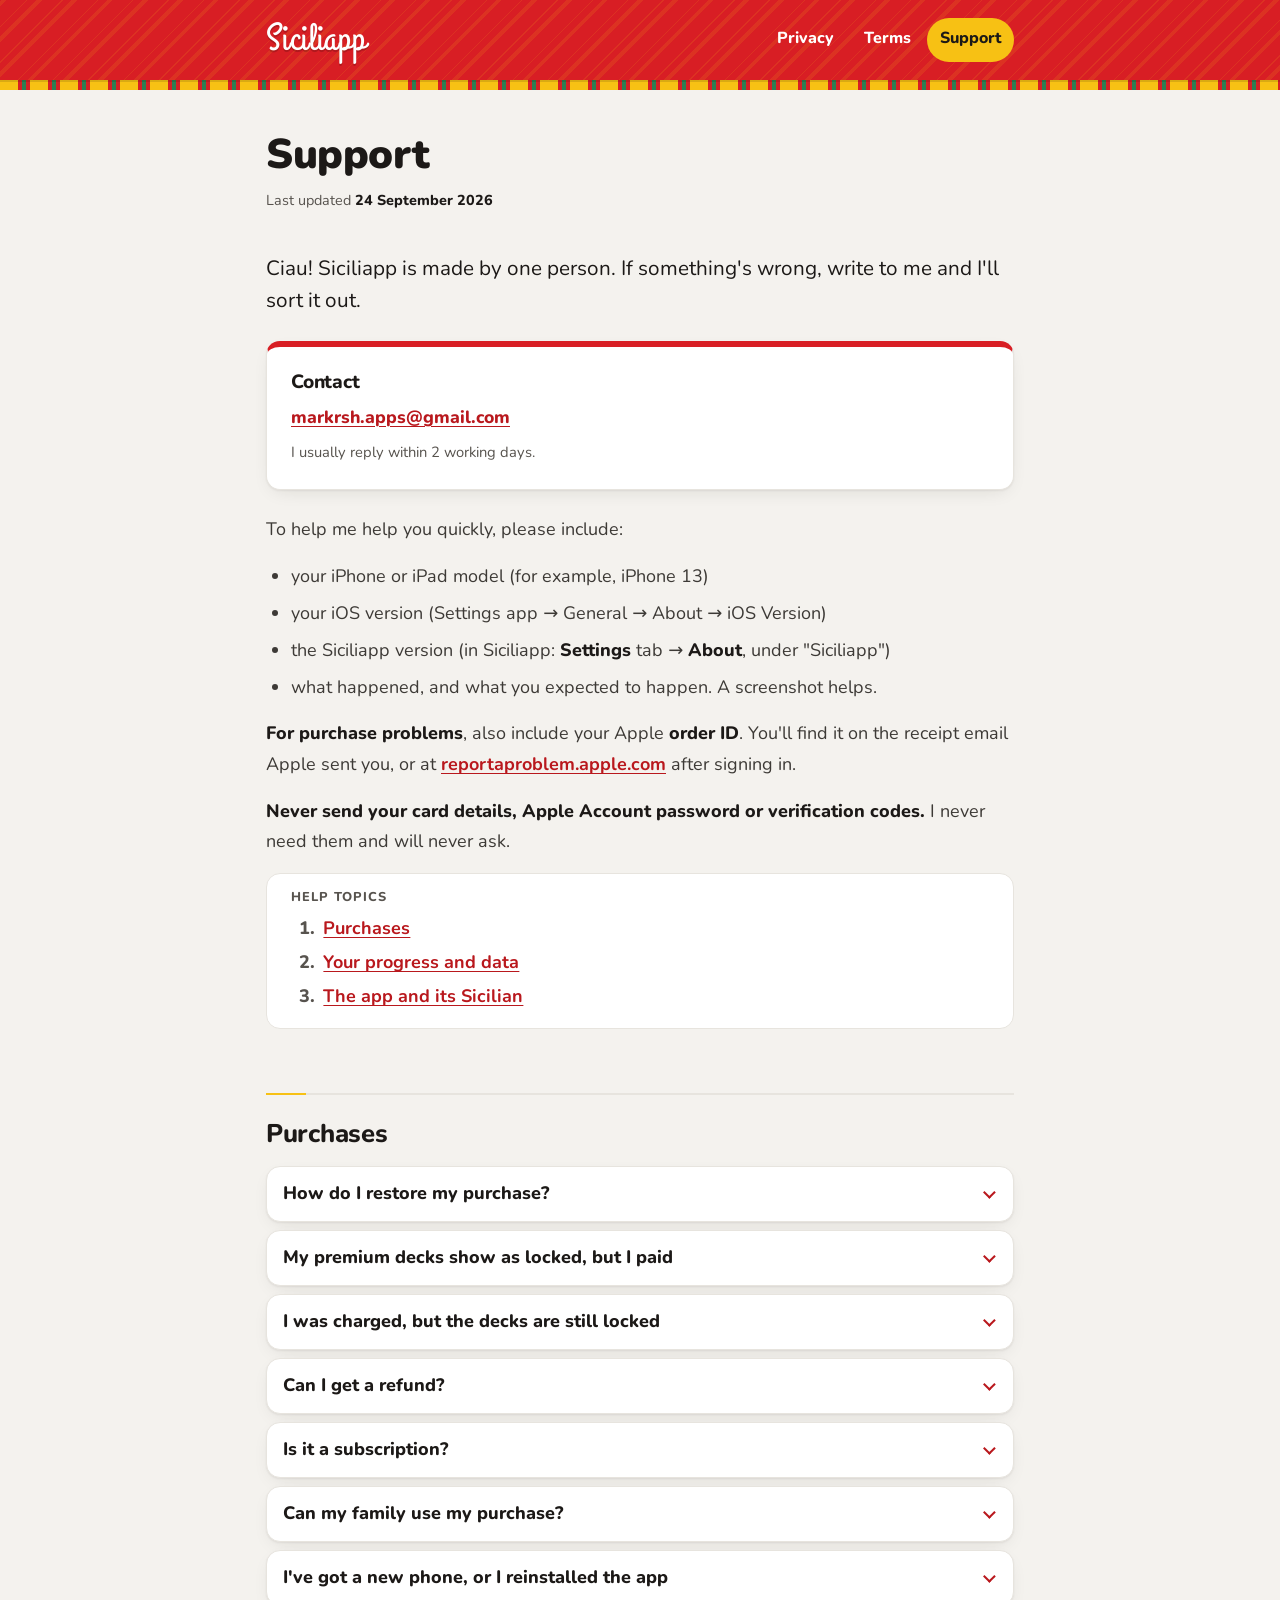
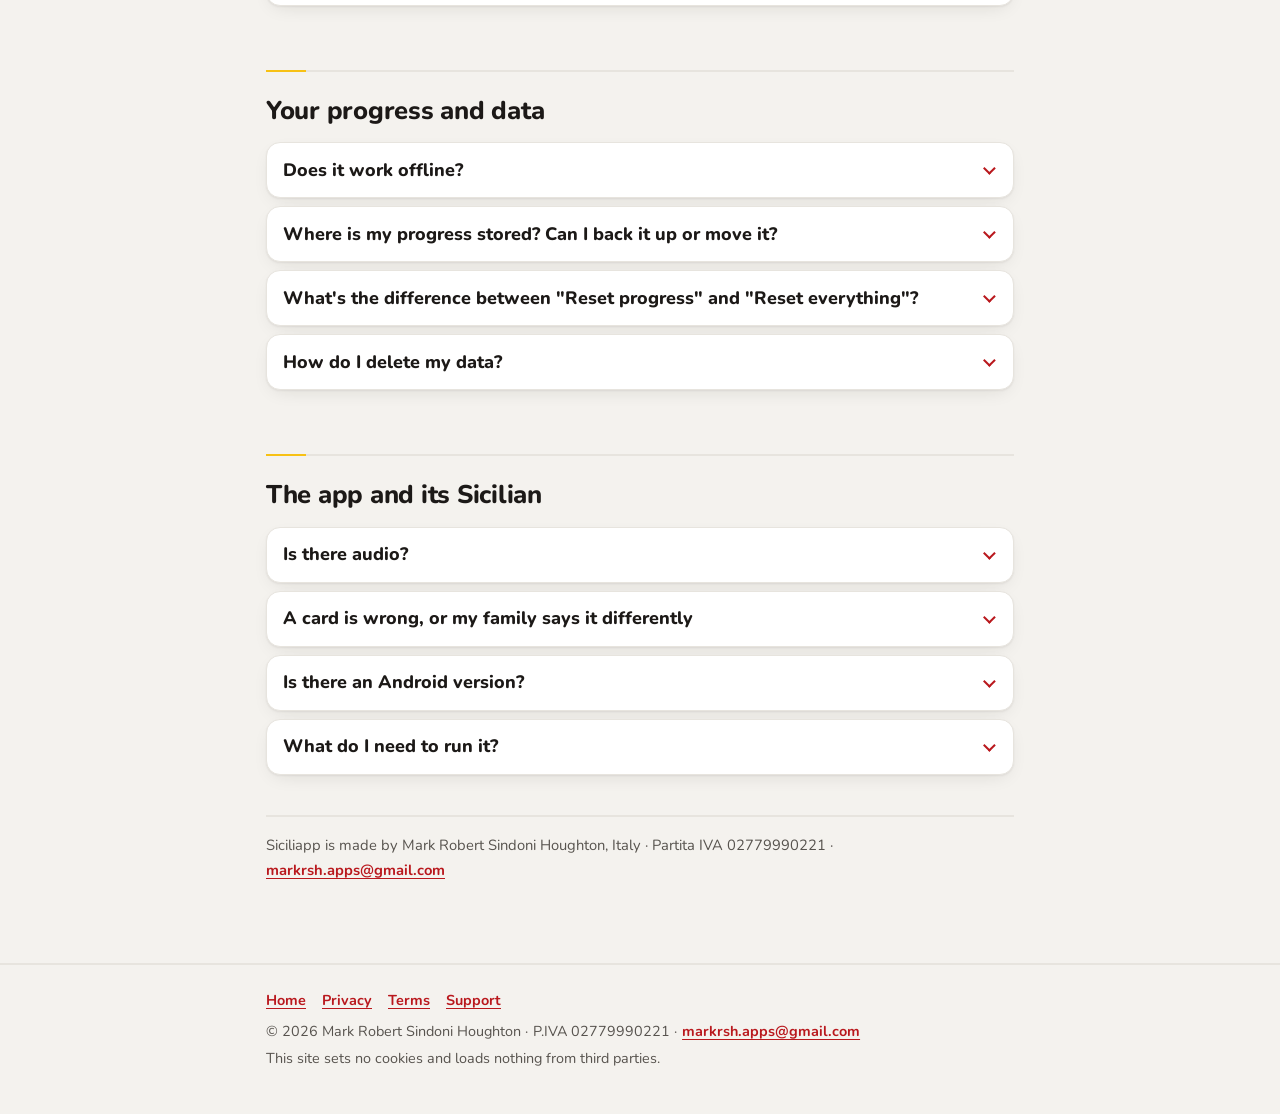
<file: support.html>
<!DOCTYPE html>
<html lang="en">
<head>
  <meta charset="utf-8">
  <meta name="viewport" content="width=device-width, initial-scale=1">
  <title>Siciliapp Support – Restore, Refunds &amp; Contact</title>
  <meta name="description" content="Help with Siciliapp: email support, restore your Lifetime Unlock, request a refund through Apple, and reset your progress. No account needed.">
  <meta name="robots" content="index,follow">
  <link rel="canonical" href="https://markrhoughton.github.io/siciliapp/support">

  <meta property="og:type" content="website">
  <meta property="og:site_name" content="Siciliapp">
  <meta property="og:title" content="Siciliapp Support">
  <meta property="og:description" content="Email the developer, restore a purchase, or get a refund through Apple. No account or login needed.">
  <meta property="og:url" content="https://markrhoughton.github.io/siciliapp/support">
  <meta property="og:image" content="https://markrhoughton.github.io/siciliapp/og-image.png">
  <meta property="og:image:width" content="1200">
  <meta property="og:image:height" content="630">
  <meta property="og:image:alt" content="The Siciliapp icon: a map of Sicily with the Messina area in yellow, on red">
  <meta property="og:locale" content="en_GB">
  <meta name="twitter:card" content="summary_large_image">

  <meta name="color-scheme" content="light dark">
  <meta name="theme-color" content="#D81E24" media="(prefers-color-scheme: light)">
  <meta name="theme-color" content="#9E1519" media="(prefers-color-scheme: dark)">

  <link rel="icon" type="image/png" sizes="32x32" href="favicon-32.png">
  <link rel="icon" type="image/png" sizes="512x512" href="icon-512.png">
  <link rel="apple-touch-icon" sizes="180x180" href="apple-touch-icon.png">

  <link rel="preload" href="fonts/nunito-latin-wght-normal.woff2" as="font" type="font/woff2" crossorigin>
  <link rel="stylesheet" href="style.css">
</head>
<body>
  <a class="skip-link" href="#main">Skip to content</a>

  <header class="masthead">
    <div class="wrap masthead__inner">
      <a class="wordmark" href="./" aria-label="Siciliapp home">Siciliapp</a>
      <nav class="site-nav" aria-label="Main">
        <ul>
          <li><a href="privacy">Privacy</a></li>
          <li><a href="terms">Terms</a></li>
          <li><a href="support" aria-current="page">Support</a></li>
        </ul>
      </nav>
    </div>
  </header>

  <main id="main" tabindex="-1">
    <article class="wrap">
      <header class="page-head">
        <h1>Support</h1>
        <p class="meta"><span>Last updated <time datetime="2026-09-24">24 September 2026</time></span></p>
      </header>

      <p class="lede">Ciau! Siciliapp is made by one person. If something's wrong, write to me and I'll sort it out.</p>

      <section class="contact-card" aria-labelledby="contact">
        <h2 id="contact">Contact</h2>
        <p><a class="contact-card__email" href="mailto:markrsh.apps@gmail.com">markrsh.apps@gmail.com</a></p>
        <p class="contact-card__meta">I usually reply within 2 working days.</p>
      </section>

      <p>To help me help you quickly, please include:</p>
      <ul>
        <li>your iPhone or iPad model (for example, iPhone 13)</li>
        <li>your iOS version (Settings app → General → About → iOS Version)</li>
        <li>the Siciliapp version (in Siciliapp: <strong>Settings</strong> tab → <strong>About</strong>, under "Siciliapp")</li>
        <li>what happened, and what you expected to happen. A screenshot helps.</li>
      </ul>
      <p><strong>For purchase problems</strong>, also include your Apple <strong>order ID</strong>. You'll find it on the receipt email Apple sent you, or at <a href="https://reportaproblem.apple.com">reportaproblem.apple.com</a> after signing in.</p>
      <p><strong>Never send your card details, Apple Account password or verification codes.</strong> I never need them and will never ask.</p>

      <nav class="toc" aria-labelledby="toc-h">
        <h2 id="toc-h">Help topics</h2>
        <ol>
          <li><a href="#purchases">Purchases</a></li>
          <li><a href="#your-progress-and-data">Your progress and data</a></li>
          <li><a href="#the-app-and-its-sicilian">The app and its Sicilian</a></li>
        </ol>
      </nav>

      <h2 id="purchases">Purchases</h2>
      <div class="faq-group">
        <details class="faq" id="how-do-i-restore-my">
          <summary>How do I restore my purchase?</summary>
          <div class="faq__body">
            <p>If you've bought the Lifetime Unlock before, on this or another device:</p>
            <ol>
              <li>Make sure you're online.</li>
              <li>Make sure this iPhone is signed in to the App Store with the <strong>same Apple Account</strong> you used to buy it (Settings app → your name → Media &amp; Purchases).</li>
              <li>In Siciliapp, open the <strong>Settings</strong> tab.</li>
              <li>Tap <strong>Restore purchases</strong> (just below the "Go Premium" card).</li>
              <li>You'll see "Purchases restored." and the premium decks open.</li>
            </ol>
            <p>What the messages mean:</p>
            <ul>
              <li><strong>"No purchase found for this Apple ID."</strong> — the Apple Account on this device has no Siciliapp purchase. Check you're signed in with the account you bought it on. You can check your purchases at <a href="https://reportaproblem.apple.com">reportaproblem.apple.com</a>. Still stuck? Email me with your order ID.</li>
              <li><strong>"Couldn't restore. Check your connection and try again."</strong> — the app couldn't reach the App Store. Try again on a working connection.</li>
            </ul>
            <p>If you don't see a <strong>Restore purchases</strong> row, your purchase is already active: the card at the top of Settings says <strong>Premium — Every deck is yours</strong>.</p>
          </div>
        </details>
        <details class="faq" id="my-premium-decks-show-as">
          <summary>My premium decks show as locked, but I paid</summary>
          <div class="faq__body">
            <p>Your purchase isn't lost. Siciliapp only opens premium decks when it can confirm the purchase. It checks each time you open or return to the app. If it can't check (for example, you're offline right after reinstalling), it plays safe and shows them locked until it can.</p>
            <ol>
              <li>Connect to the internet and reopen the app.</li>
              <li>If they're still locked, go to <strong>Settings</strong> → <strong>Restore purchases</strong>.</li>
              <li>Still locked? Email me with your Apple order ID.</li>
            </ol>
          </div>
        </details>
        <details class="faq" id="i-was-charged-but-the">
          <summary>I was charged, but the decks are still locked</summary>
          <div class="faq__body">
            <ol>
              <li>Check the purchase finished: your Apple receipt email should have arrived. If the charge is still pending (or waiting for Ask to Buy approval), it will complete on Apple's side first.</li>
              <li>Make sure you're online, then go to <strong>Settings</strong> → <strong>Restore purchases</strong>, signed in with the Apple Account that paid.</li>
              <li>If that doesn't work, email me with your order ID and I'll look into it.</li>
            </ol>
            <p>If a purchase fails inside the app you'll see "Purchase didn't go through — Nothing was charged."</p>
          </div>
        </details>
        <details class="faq" id="can-i-get-a-refund">
          <summary>Can I get a refund?</summary>
          <div class="faq__body">
            <p>Refunds are handled by Apple, not by me — Apple takes the payment and I never see your card details. Request one at <a href="https://reportaproblem.apple.com">reportaproblem.apple.com</a>: sign in, choose <strong>I'd like to</strong> → <strong>Request a refund</strong>, then pick Siciliapp. Apple's guide: <a href="https://support.apple.com/en-us/118223">Request a refund for apps or content that you bought from Apple</a>.</p>
          </div>
        </details>
        <details class="faq" id="is-it-a-subscription">
          <summary>Is it a subscription?</summary>
          <div class="faq__body">
            <p>No. The Lifetime Unlock is a single, one-time payment. Nothing renews and there's nothing to cancel. There are no ads.</p>
          </div>
        </details>
        <details class="faq" id="can-my-family-use-my">
          <summary>Can my family use my purchase?</summary>
          <div class="faq__body">
            <p>If Family Sharing is available for your purchase, family members in your Apple Family Sharing group can unlock it too: on their device, open <strong>Settings</strong> → <strong>Restore purchases</strong>. Whether a purchase can be shared is set by the App Store listing and your family's sharing settings.</p>
          </div>
        </details>
        <details class="faq" id="i-ve-got-a-new">
          <summary>I've got a new phone, or I reinstalled the app</summary>
          <div class="faq__body">
            <p>Your purchase comes with your Apple Account: install Siciliapp, then tap <strong>Settings</strong> → <strong>Restore purchases</strong>.</p>
            <p>Your study progress is different — it lives on the device (see below). It only comes with you if you set up the new phone from a backup or transfer of the old one.</p>
          </div>
        </details>
      </div>

      <h2 id="your-progress-and-data">Your progress and data</h2>
      <div class="faq-group">
        <details class="faq" id="does-it-work-offline">
          <summary>Does it work offline?</summary>
          <div class="faq__body">
            <p>Yes. Every card is built into the app, and studying never needs a connection. Siciliapp only goes online to check, buy or restore your Lifetime Unlock, using an anonymous ID. It checks when you open the app, when you come back to it, and when you open the Lifetime Unlock screen. Offline, those checks simply wait.</p>
          </div>
        </details>
        <details class="faq" id="where-is-my-progress-stored">
          <summary>Where is my progress stored? Can I back it up or move it?</summary>
          <div class="faq__body">
            <p>Your cards, review history and schedule are stored in a database <strong>on your device only</strong>. There's no Siciliapp account and no cloud sync, and I can't see or recover your progress.</p>
            <ul>
              <li>Your progress is normally included in your iPhone's iCloud Backup or computer backup, like other app data. Setting up a new iPhone from that backup (or transferring directly from your old one) should bring it across.</li>
              <li>It does <strong>not</strong> sync between devices, and deleting and reinstalling the app starts it fresh (on the device itself). Copies may remain in your iCloud or computer backups of the device until those backups are replaced or deleted.</li>
              <li>Your "Cards per session" choice isn't included in backups; just set it again.</li>
            </ul>
          </div>
        </details>
        <details class="faq" id="what-s-the-difference-between">
          <summary>What's the difference between "Reset progress" and "Reset everything"?</summary>
          <div class="faq__body">
            <p>Both are in <strong>Settings</strong> → <strong>Your data</strong>, and neither can be undone.</p>
            <ul>
              <li><strong>Reset progress</strong> — "Forget every review, keep the decks." Every card goes back to the start.</li>
              <li><strong>Reset everything</strong> — "Back to a fresh install." Decks, cards and progress are reset. You'll need to tick "I understand there's no undo" and tap <strong>Erase everything</strong>.</li>
            </ul>
            <p>Neither affects your purchase.</p>
          </div>
        </details>
        <details class="faq" id="how-do-i-delete-my">
          <summary>How do I delete my data?</summary>
          <div class="faq__body">
            <ul>
              <li><strong>Your study data:</strong> delete the app. That removes its database and settings from your device. Copies inside existing iCloud or computer backups stay until those backups are replaced or deleted. In iCloud you can manage which apps are backed up in your iCloud storage settings.</li>
              <li><strong>Purchase record:</strong> RevenueCat, the service that checks purchases, keeps a record under a random ID that isn't linked to your name or email. To have it deleted, email me with your Apple order ID so I can find it. Apple keeps its own record of your purchase, which you can see at <a href="https://reportaproblem.apple.com">reportaproblem.apple.com</a>.</li>
              <li><strong>Emails to me:</strong> ask and I'll delete our conversation.</li>
            </ul>
            <p>Full details are in the <a href="privacy">Privacy Policy</a>. See also the <a href="terms">Terms of Use</a>.</p>
          </div>
        </details>
      </div>

      <h2 id="the-app-and-its-sicilian">The app and its Sicilian</h2>
      <div class="faq-group">
        <details class="faq" id="is-there-audio">
          <summary>Is there audio?</summary>
          <div class="faq__body">
            <p>Not yet. Version 1.0 is text only.</p>
          </div>
        </details>
        <details class="faq" id="a-card-is-wrong-or">
          <summary>A card is wrong, or my family says it differently</summary>
          <div class="faq__body">
            <p>Please tell me! Siciliapp teaches the Sicilian of Messina and the area around it, and Sicilian changes from town to town, sometimes street to street. Email me the card (the Sicilian and the English), what you'd say, and where you or your family are from. Corrections from people who speak it are how the decks get better. Grazzii!</p>
          </div>
        </details>
        <details class="faq" id="is-there-an-android-version">
          <summary>Is there an Android version?</summary>
          <div class="faq__body">
            <p>Not at the moment. Siciliapp is only on the App Store for iPhone and iPad.</p>
          </div>
        </details>
        <details class="faq" id="what-do-i-need-to">
          <summary>What do I need to run it?</summary>
          <div class="faq__body">
            <p>An iPhone or iPad running iOS / iPadOS 15.1 or later.</p>
          </div>
        </details>
      </div>

      <p class="operator">Siciliapp is made by Mark Robert Sindoni Houghton, Italy · Partita IVA 02779990221 · <a href="mailto:markrsh.apps@gmail.com">markrsh.apps@gmail.com</a></p>

    </article>
  </main>

  <footer class="site-footer">
    <div class="wrap">
      <nav aria-label="Footer">
        <ul>
          <li><a href="./">Home</a></li>
          <li><a href="privacy">Privacy</a></li>
          <li><a href="terms">Terms</a></li>
          <li><a href="support">Support</a></li>
        </ul>
      </nav>
      <p><span class="nowrap">© 2026 Mark Robert Sindoni Houghton</span> <span class="nowrap"><span class="sep" aria-hidden="true">·</span>P.IVA 02779990221</span> <span class="nowrap"><span class="sep" aria-hidden="true">·</span><a href="mailto:markrsh.apps@gmail.com">markrsh.apps@gmail.com</a></span></p>
      <p>This site sets no cookies and loads nothing from third parties.</p>
    </div>
  </footer>
</body>
</html>
</file>
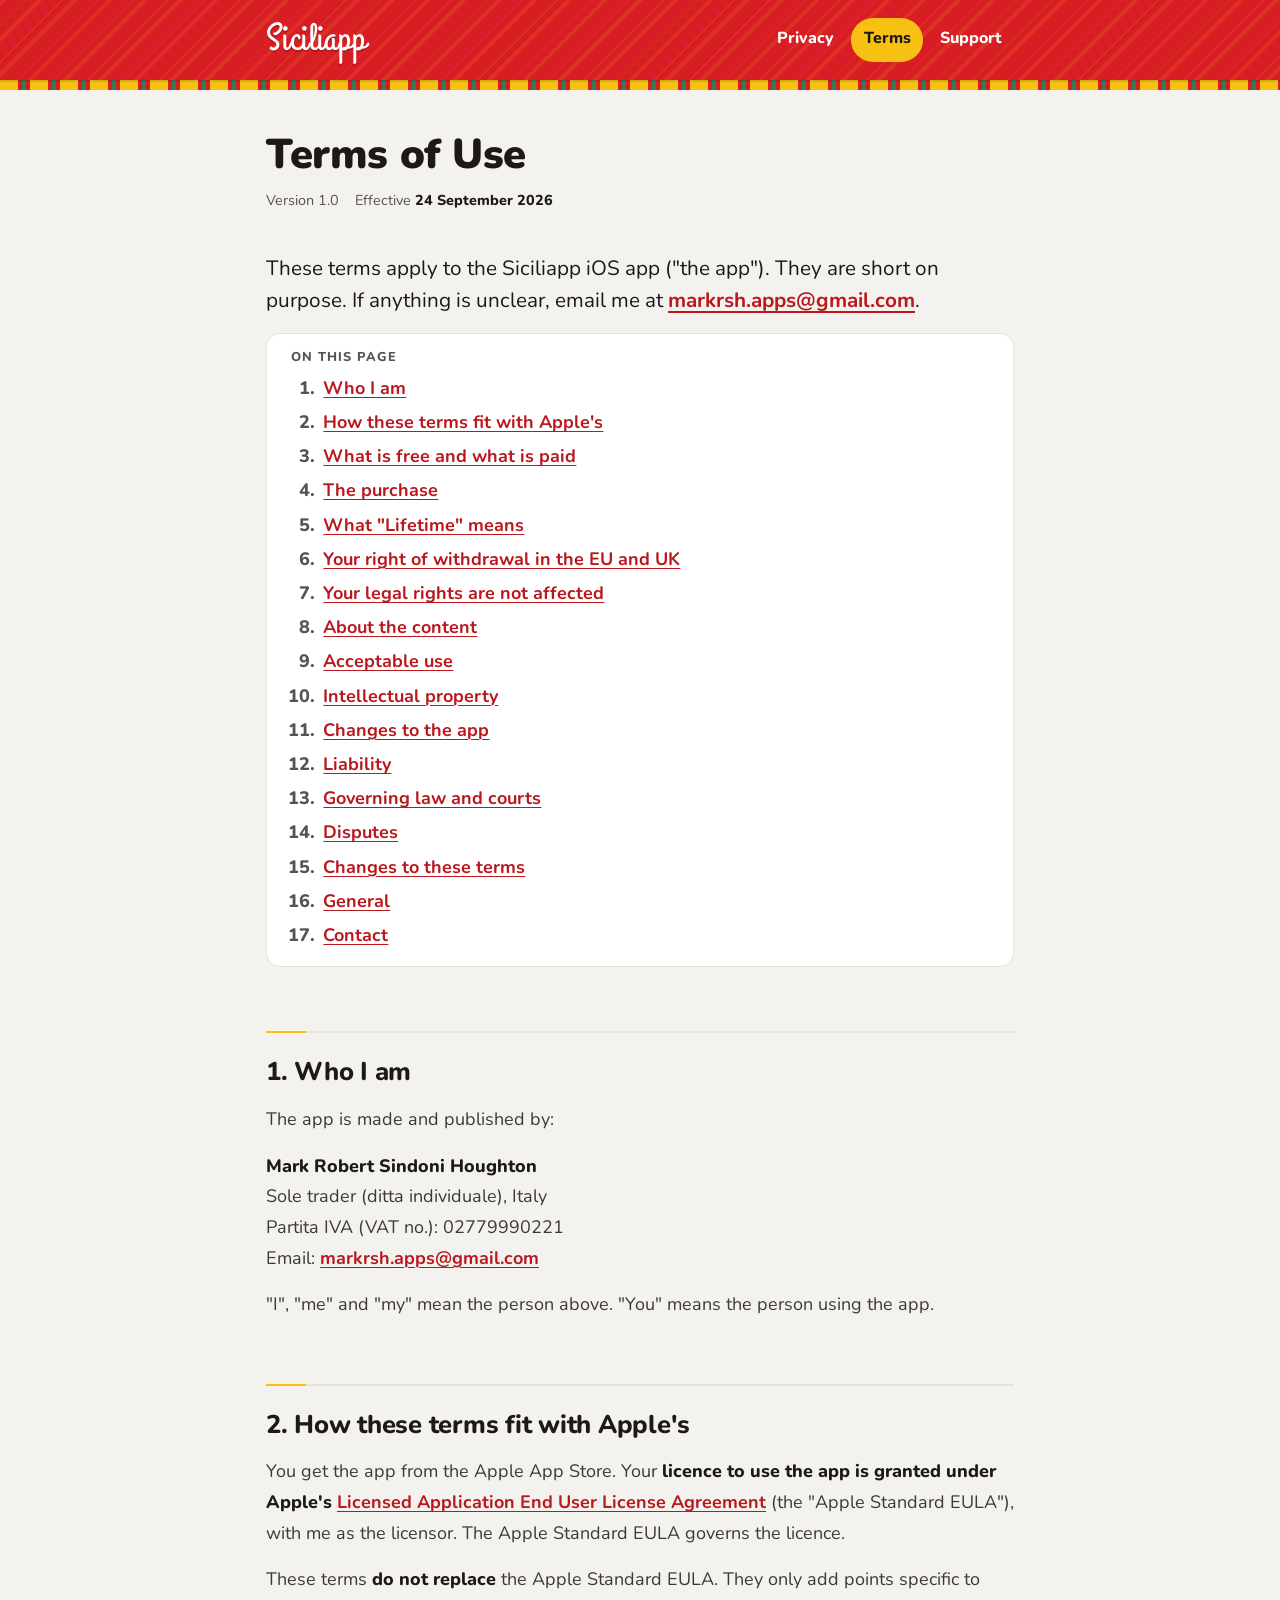
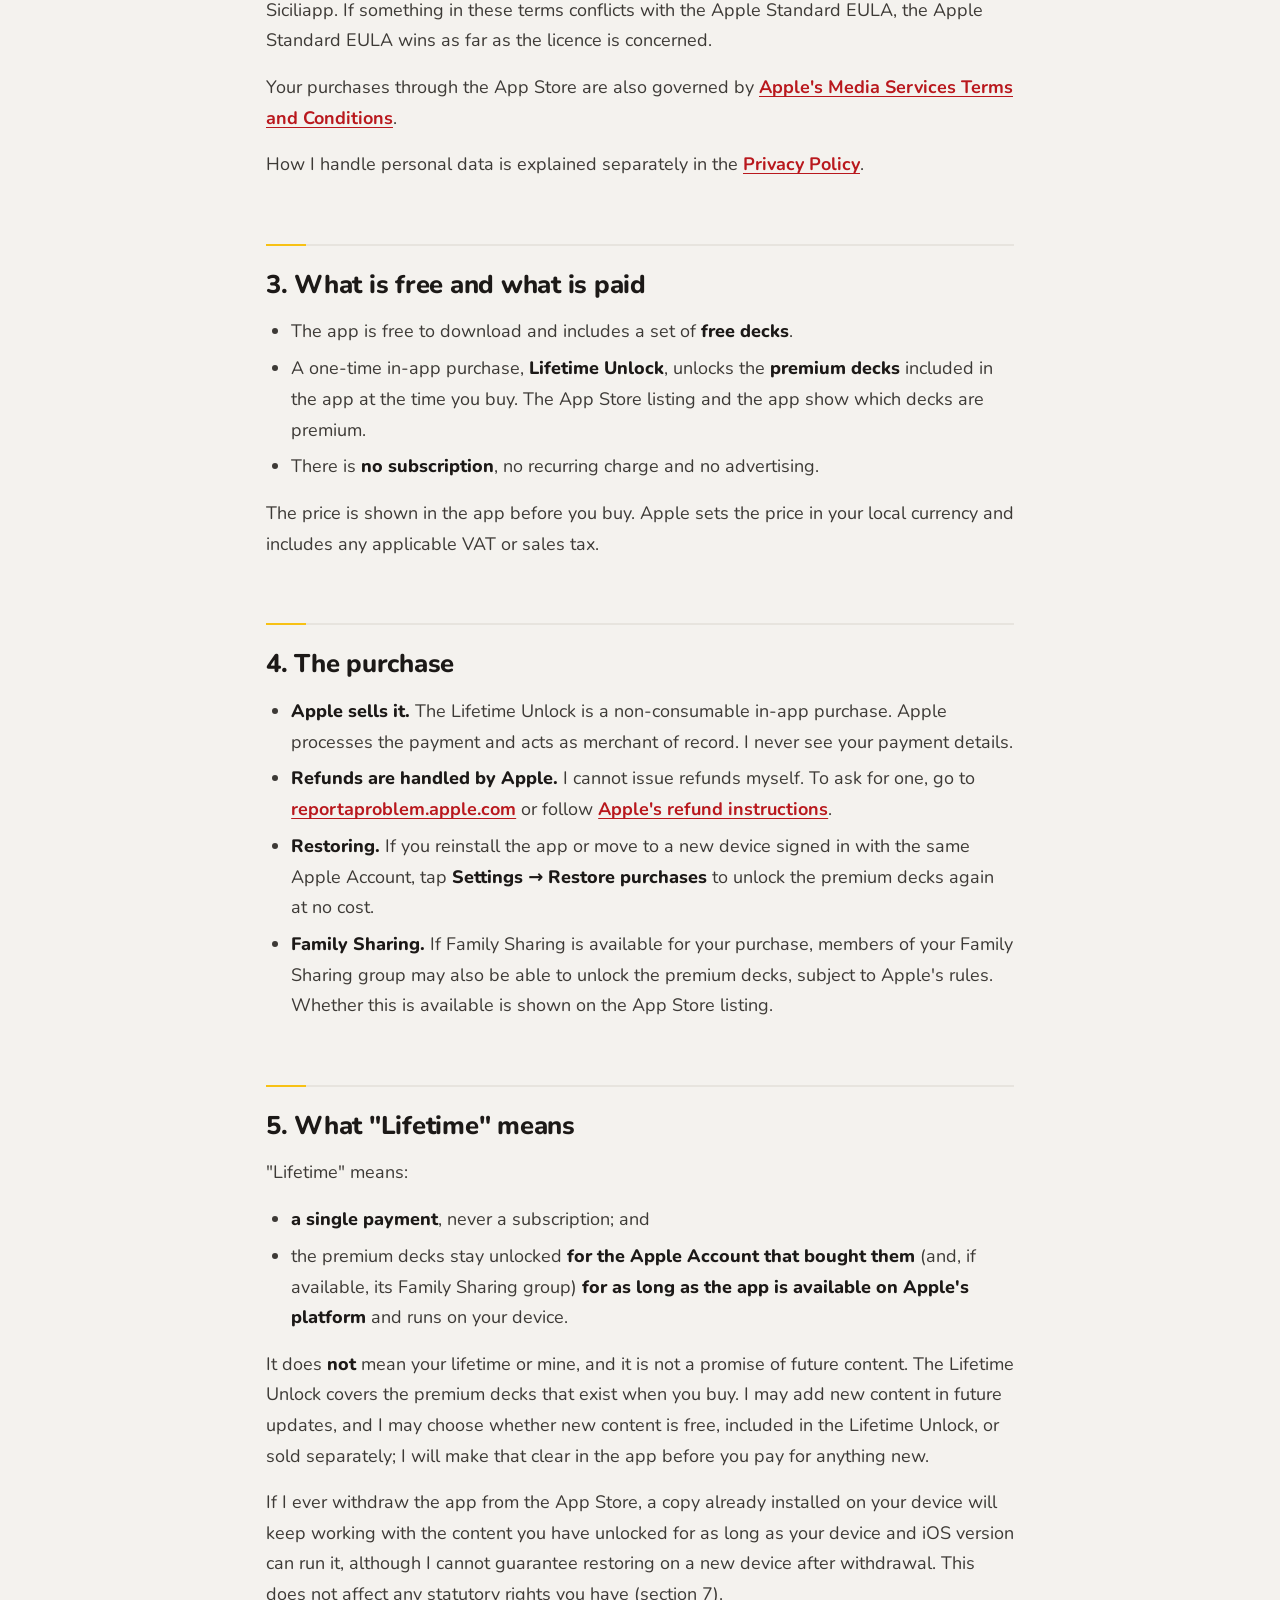
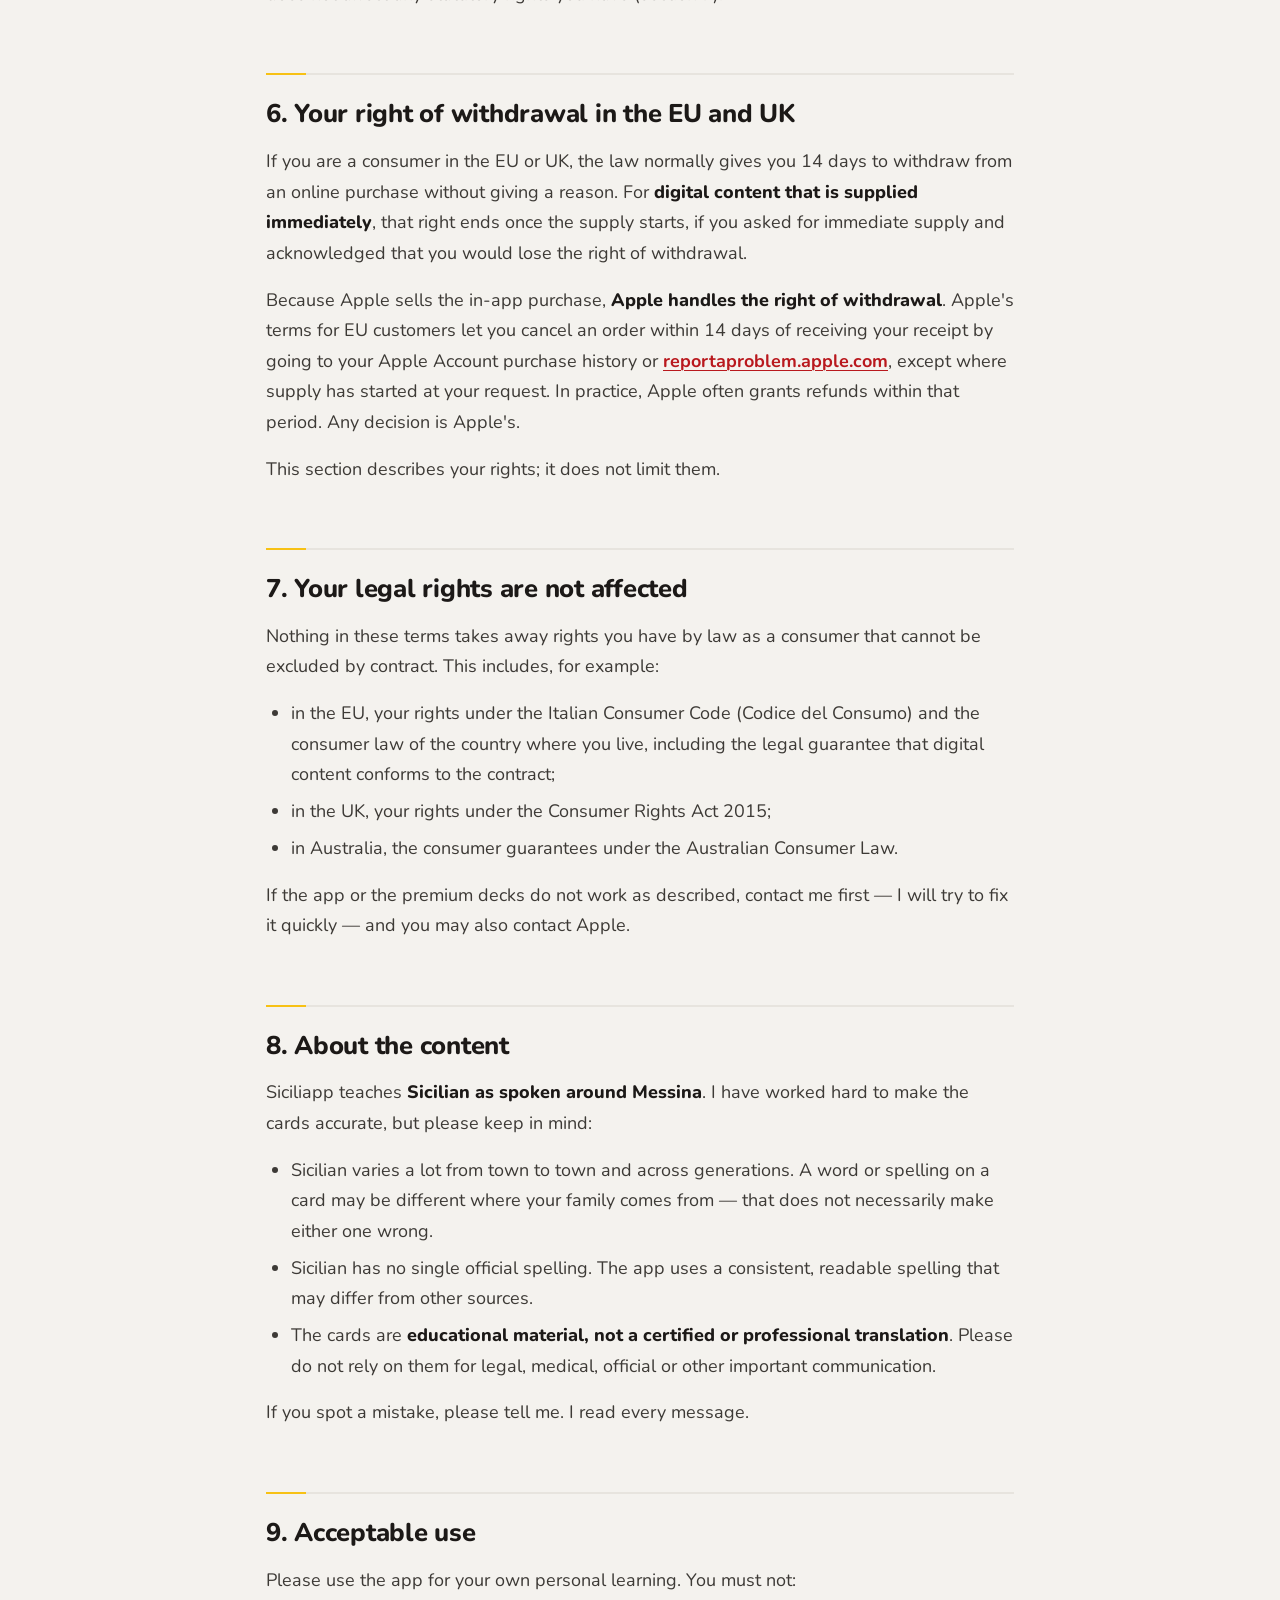
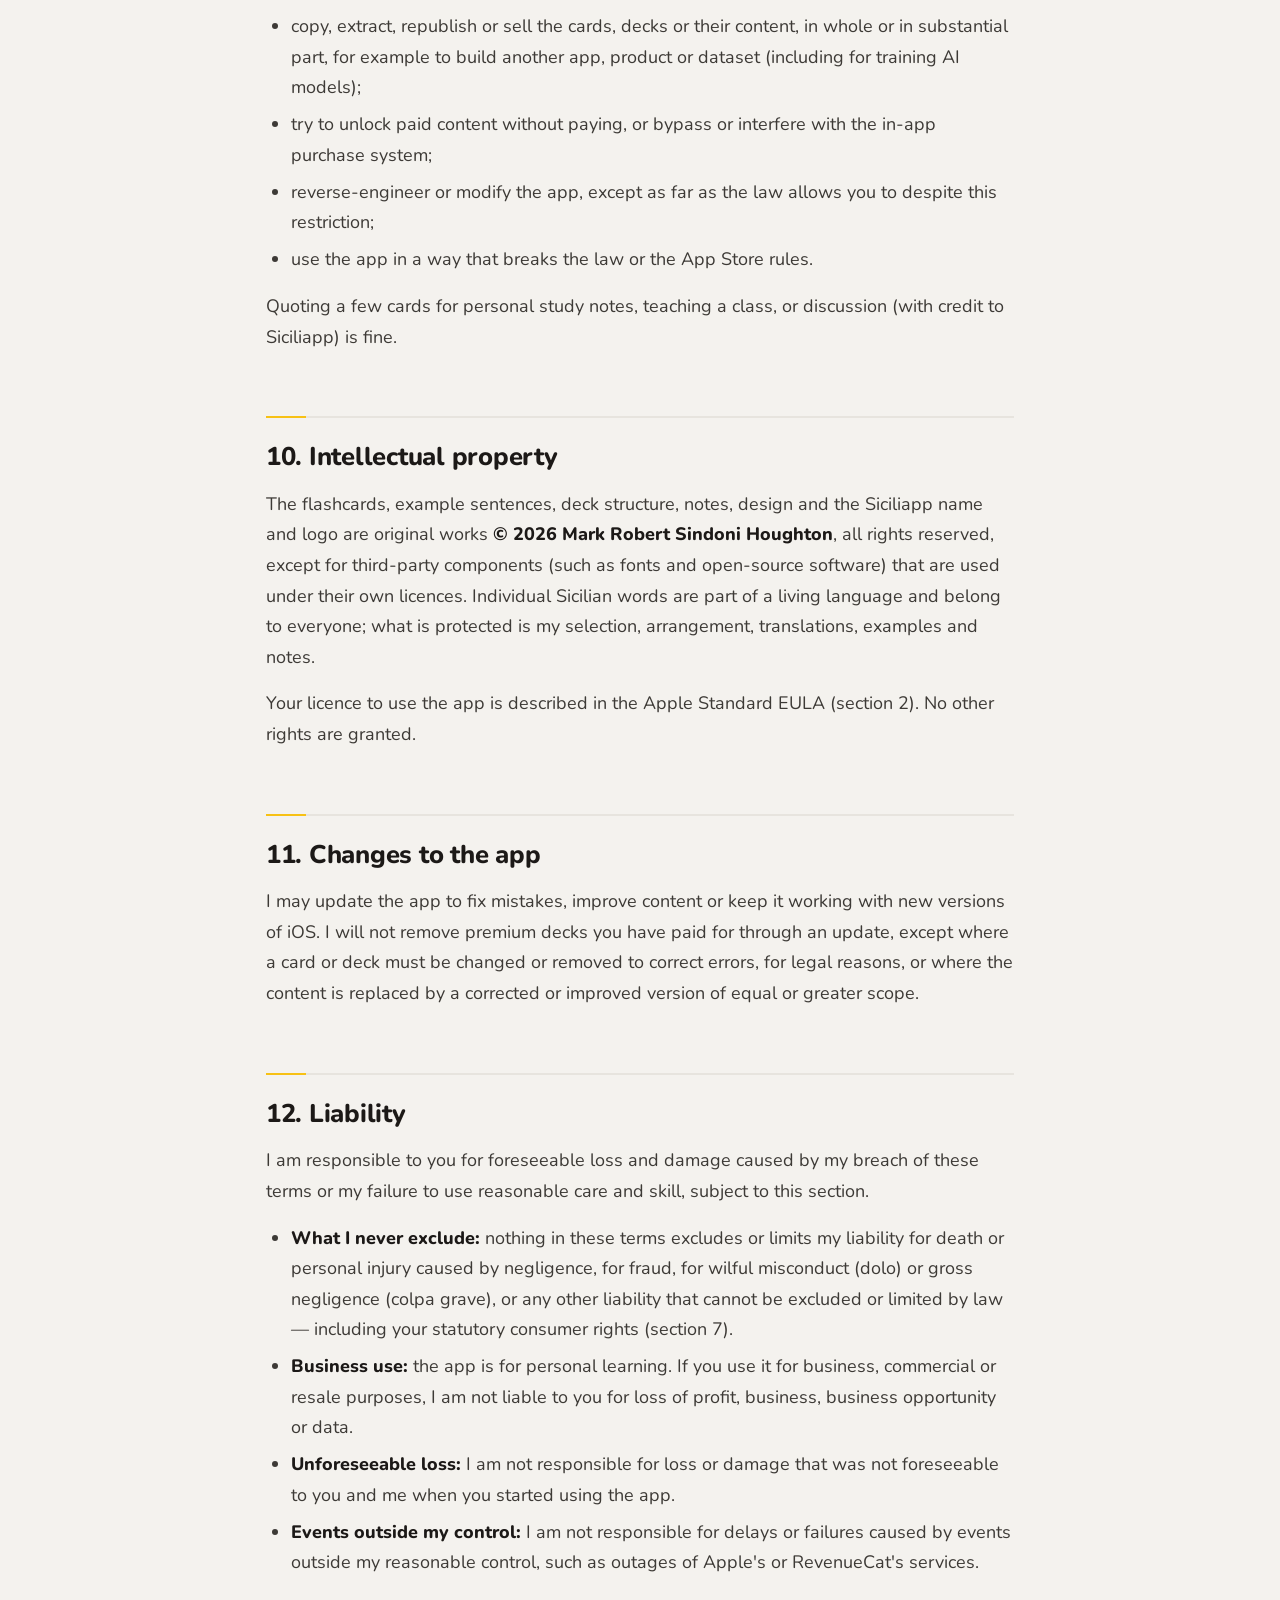
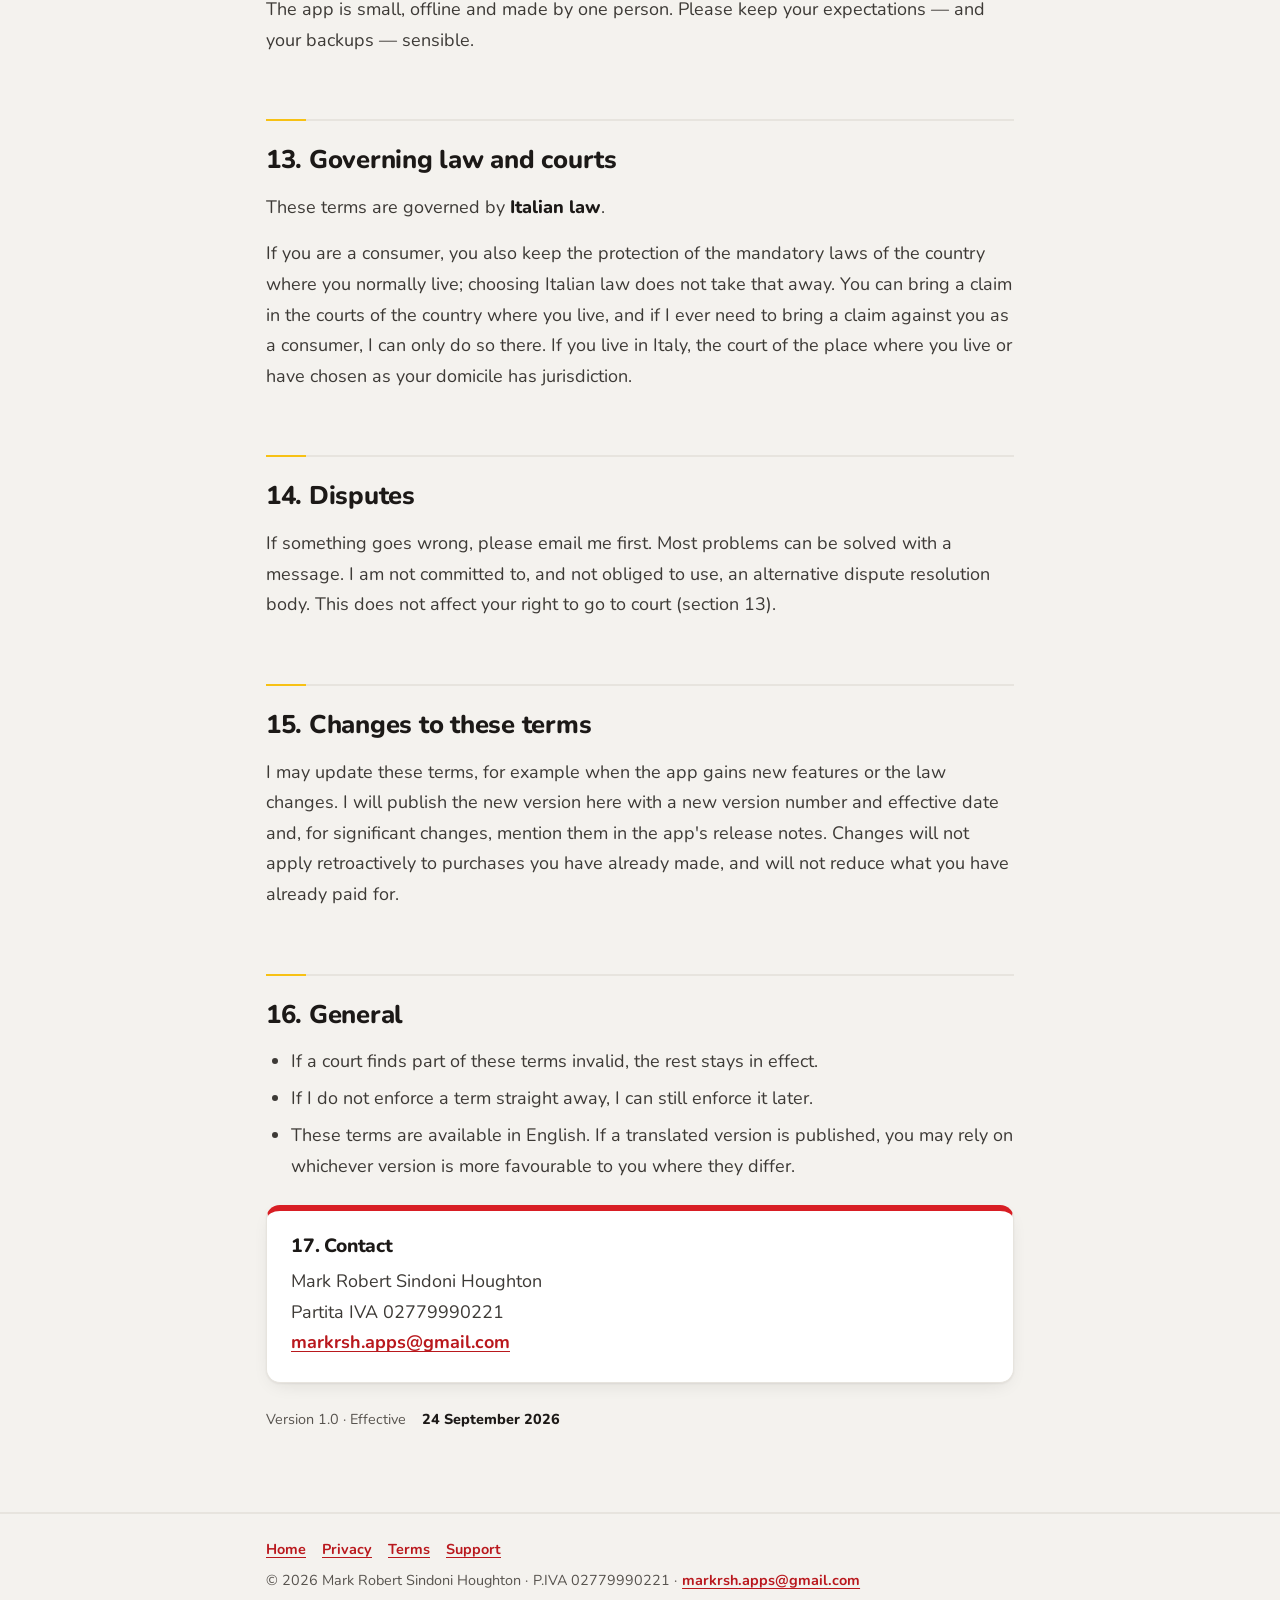
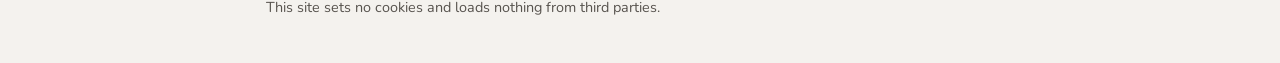
<file: terms.html>
<!DOCTYPE html>
<html lang="en">
<head>
  <meta charset="utf-8">
  <meta name="viewport" content="width=device-width, initial-scale=1">
  <title>Siciliapp Terms of Use</title>
  <meta name="description" content="Terms for using Siciliapp, the Sicilian flashcard app for iPhone: the free decks, the one-time Lifetime Unlock, refunds through Apple, and your rights.">
  <meta name="robots" content="index,follow">
  <link rel="canonical" href="https://markrhoughton.github.io/siciliapp/terms">

  <meta property="og:type" content="website">
  <meta property="og:site_name" content="Siciliapp">
  <meta property="og:title" content="Siciliapp Terms of Use">
  <meta property="og:description" content="The rules for Siciliapp: free decks, the one-time Lifetime Unlock, Apple refunds, and who runs the app.">
  <meta property="og:url" content="https://markrhoughton.github.io/siciliapp/terms">
  <meta property="og:image" content="https://markrhoughton.github.io/siciliapp/og-image.png">
  <meta property="og:image:width" content="1200">
  <meta property="og:image:height" content="630">
  <meta property="og:image:alt" content="The Siciliapp icon: a map of Sicily with the Messina area in yellow, on red">
  <meta property="og:locale" content="en_GB">
  <meta name="twitter:card" content="summary_large_image">

  <meta name="color-scheme" content="light dark">
  <meta name="theme-color" content="#D81E24" media="(prefers-color-scheme: light)">
  <meta name="theme-color" content="#9E1519" media="(prefers-color-scheme: dark)">

  <link rel="icon" type="image/png" sizes="32x32" href="favicon-32.png">
  <link rel="icon" type="image/png" sizes="512x512" href="icon-512.png">
  <link rel="apple-touch-icon" sizes="180x180" href="apple-touch-icon.png">

  <link rel="preload" href="fonts/nunito-latin-wght-normal.woff2" as="font" type="font/woff2" crossorigin>
  <link rel="stylesheet" href="style.css">
</head>
<body>
  <a class="skip-link" href="#main">Skip to content</a>

  <header class="masthead">
    <div class="wrap masthead__inner">
      <a class="wordmark" href="./" aria-label="Siciliapp home">Siciliapp</a>
      <nav class="site-nav" aria-label="Main">
        <ul>
          <li><a href="privacy">Privacy</a></li>
          <li><a href="terms" aria-current="page">Terms</a></li>
          <li><a href="support">Support</a></li>
        </ul>
      </nav>
    </div>
  </header>

  <main id="main" tabindex="-1">
    <article class="wrap">
      <header class="page-head">
        <h1>Terms of Use</h1>
        <p class="meta"><span>Version 1.0</span><span>Effective <time datetime="2026-09-24">24 September 2026</time></span></p>
      </header>

      <p class="lede">These terms apply to the Siciliapp iOS app ("the app"). They are short on purpose. If anything is unclear, email me at <a href="mailto:markrsh.apps@gmail.com">markrsh.apps@gmail.com</a>.</p>

      <nav class="toc" aria-labelledby="toc-h">
        <h2 id="toc-h">On this page</h2>
        <ol>
          <li><a href="#who-i-am">Who I am</a></li>
          <li><a href="#how-these-terms-fit-with">How these terms fit with Apple's</a></li>
          <li><a href="#what-is-free-and-what">What is free and what is paid</a></li>
          <li><a href="#the-purchase">The purchase</a></li>
          <li><a href="#what-lifetime-means">What "Lifetime" means</a></li>
          <li><a href="#your-right-of-withdrawal-in">Your right of withdrawal in the EU and UK</a></li>
          <li><a href="#your-legal-rights-are-not">Your legal rights are not affected</a></li>
          <li><a href="#about-the-content">About the content</a></li>
          <li><a href="#acceptable-use">Acceptable use</a></li>
          <li><a href="#intellectual-property">Intellectual property</a></li>
          <li><a href="#changes-to-the-app">Changes to the app</a></li>
          <li><a href="#liability">Liability</a></li>
          <li><a href="#governing-law-and-courts">Governing law and courts</a></li>
          <li><a href="#disputes">Disputes</a></li>
          <li><a href="#changes-to-these-terms">Changes to these terms</a></li>
          <li><a href="#general">General</a></li>
          <li><a href="#contact">Contact</a></li>
        </ol>
      </nav>

      <h2 id="who-i-am">1. Who I am</h2>
      <p>The app is made and published by:</p>
      <p><strong>Mark Robert Sindoni Houghton</strong><br>
      Sole trader (ditta individuale), Italy<br>
      Partita IVA (VAT no.): 02779990221<br>
      Email: <a href="mailto:markrsh.apps@gmail.com">markrsh.apps@gmail.com</a></p>
      <p>"I", "me" and "my" mean the person above. "You" means the person using the app.</p>

      <h2 id="how-these-terms-fit-with">2. How these terms fit with Apple's</h2>
      <p>You get the app from the Apple App Store. Your <strong>licence to use the app is granted under Apple's <a href="https://www.apple.com/legal/internet-services/itunes/dev/stdeula/">Licensed Application End User License Agreement</a></strong> (the "Apple Standard EULA"), with me as the licensor. The Apple Standard EULA governs the licence.</p>
      <p>These terms <strong>do not replace</strong> the Apple Standard EULA. They only add points specific to Siciliapp. If something in these terms conflicts with the Apple Standard EULA, the Apple Standard EULA wins as far as the licence is concerned.</p>
      <p>Your purchases through the App Store are also governed by <a href="https://www.apple.com/legal/internet-services/itunes/">Apple's Media Services Terms and Conditions</a>.</p>
      <p>How I handle personal data is explained separately in the <a href="privacy">Privacy Policy</a>.</p>

      <h2 id="what-is-free-and-what">3. What is free and what is paid</h2>
      <ul>
        <li>The app is free to download and includes a set of <strong>free decks</strong>.</li>
        <li>A one-time in-app purchase, <strong>Lifetime Unlock</strong>, unlocks the <strong>premium decks</strong> included in the app at the time you buy. The App Store listing and the app show which decks are premium.</li>
        <li>There is <strong>no subscription</strong>, no recurring charge and no advertising.</li>
      </ul>
      <p>The price is shown in the app before you buy. Apple sets the price in your local currency and includes any applicable VAT or sales tax.</p>

      <h2 id="the-purchase">4. The purchase</h2>
      <ul>
        <li><strong>Apple sells it.</strong> The Lifetime Unlock is a non-consumable in-app purchase. Apple processes the payment and acts as merchant of record. I never see your payment details.</li>
        <li><strong>Refunds are handled by Apple.</strong> I cannot issue refunds myself. To ask for one, go to <a href="https://reportaproblem.apple.com">reportaproblem.apple.com</a> or follow <a href="https://support.apple.com/en-us/118223">Apple's refund instructions</a>.</li>
        <li><strong>Restoring.</strong> If you reinstall the app or move to a new device signed in with the same Apple Account, tap <strong>Settings → Restore purchases</strong> to unlock the premium decks again at no cost.</li>
        <li><strong>Family Sharing.</strong> If Family Sharing is available for your purchase, members of your Family Sharing group may also be able to unlock the premium decks, subject to Apple's rules. Whether this is available is shown on the App Store listing.</li>
      </ul>

      <h2 id="what-lifetime-means">5. What "Lifetime" means</h2>
      <p>"Lifetime" means:</p>
      <ul>
        <li><strong>a single payment</strong>, never a subscription; and</li>
        <li>the premium decks stay unlocked <strong>for the Apple Account that bought them</strong> (and, if available, its Family Sharing group) <strong>for as long as the app is available on Apple's platform</strong> and runs on your device.</li>
      </ul>
      <p>It does <strong>not</strong> mean your lifetime or mine, and it is not a promise of future content. The Lifetime Unlock covers the premium decks that exist when you buy. I may add new content in future updates, and I may choose whether new content is free, included in the Lifetime Unlock, or sold separately; I will make that clear in the app before you pay for anything new.</p>
      <p>If I ever withdraw the app from the App Store, a copy already installed on your device will keep working with the content you have unlocked for as long as your device and iOS version can run it, although I cannot guarantee restoring on a new device after withdrawal. This does not affect any statutory rights you have (section 7).</p>

      <h2 id="your-right-of-withdrawal-in">6. Your right of withdrawal in the EU and UK</h2>
      <p>If you are a consumer in the EU or UK, the law normally gives you 14 days to withdraw from an online purchase without giving a reason. For <strong>digital content that is supplied immediately</strong>, that right ends once the supply starts, if you asked for immediate supply and acknowledged that you would lose the right of withdrawal.</p>
      <p>Because Apple sells the in-app purchase, <strong>Apple handles the right of withdrawal</strong>. Apple's terms for EU customers let you cancel an order within 14 days of receiving your receipt by going to your Apple Account purchase history or <a href="https://reportaproblem.apple.com">reportaproblem.apple.com</a>, except where supply has started at your request. In practice, Apple often grants refunds within that period. Any decision is Apple's.</p>
      <p>This section describes your rights; it does not limit them.</p>

      <h2 id="your-legal-rights-are-not">7. Your legal rights are not affected</h2>
      <p>Nothing in these terms takes away rights you have by law as a consumer that cannot be excluded by contract. This includes, for example:</p>
      <ul>
        <li>in the EU, your rights under the Italian Consumer Code (Codice del Consumo) and the consumer law of the country where you live, including the legal guarantee that digital content conforms to the contract;</li>
        <li>in the UK, your rights under the Consumer Rights Act 2015;</li>
        <li>in Australia, the consumer guarantees under the Australian Consumer Law.</li>
      </ul>
      <p>If the app or the premium decks do not work as described, contact me first — I will try to fix it quickly — and you may also contact Apple.</p>

      <h2 id="about-the-content">8. About the content</h2>
      <p>Siciliapp teaches <strong>Sicilian as spoken around Messina</strong>. I have worked hard to make the cards accurate, but please keep in mind:</p>
      <ul>
        <li>Sicilian varies a lot from town to town and across generations. A word or spelling on a card may be different where your family comes from — that does not necessarily make either one wrong.</li>
        <li>Sicilian has no single official spelling. The app uses a consistent, readable spelling that may differ from other sources.</li>
        <li>The cards are <strong>educational material, not a certified or professional translation</strong>. Please do not rely on them for legal, medical, official or other important communication.</li>
      </ul>
      <p>If you spot a mistake, please tell me. I read every message.</p>

      <h2 id="acceptable-use">9. Acceptable use</h2>
      <p>Please use the app for your own personal learning. You must not:</p>
      <ul>
        <li>copy, extract, republish or sell the cards, decks or their content, in whole or in substantial part, for example to build another app, product or dataset (including for training AI models);</li>
        <li>try to unlock paid content without paying, or bypass or interfere with the in-app purchase system;</li>
        <li>reverse-engineer or modify the app, except as far as the law allows you to despite this restriction;</li>
        <li>use the app in a way that breaks the law or the App Store rules.</li>
      </ul>
      <p>Quoting a few cards for personal study notes, teaching a class, or discussion (with credit to Siciliapp) is fine.</p>

      <h2 id="intellectual-property">10. Intellectual property</h2>
      <p>The flashcards, example sentences, deck structure, notes, design and the Siciliapp name and logo are original works <strong>© 2026 Mark Robert Sindoni Houghton</strong>, all rights reserved, except for third-party components (such as fonts and open-source software) that are used under their own licences. Individual Sicilian words are part of a living language and belong to everyone; what is protected is my selection, arrangement, translations, examples and notes.</p>
      <p>Your licence to use the app is described in the Apple Standard EULA (section 2). No other rights are granted.</p>

      <h2 id="changes-to-the-app">11. Changes to the app</h2>
      <p>I may update the app to fix mistakes, improve content or keep it working with new versions of iOS. I will not remove premium decks you have paid for through an update, except where a card or deck must be changed or removed to correct errors, for legal reasons, or where the content is replaced by a corrected or improved version of equal or greater scope.</p>

      <h2 id="liability">12. Liability</h2>
      <p>I am responsible to you for foreseeable loss and damage caused by my breach of these terms or my failure to use reasonable care and skill, subject to this section.</p>
      <ul>
        <li><strong>What I never exclude:</strong> nothing in these terms excludes or limits my liability for death or personal injury caused by negligence, for fraud, for wilful misconduct (dolo) or gross negligence (colpa grave), or any other liability that cannot be excluded or limited by law — including your statutory consumer rights (section 7).</li>
        <li><strong>Business use:</strong> the app is for personal learning. If you use it for business, commercial or resale purposes, I am not liable to you for loss of profit, business, business opportunity or data.</li>
        <li><strong>Unforeseeable loss:</strong> I am not responsible for loss or damage that was not foreseeable to you and me when you started using the app.</li>
        <li><strong>Events outside my control:</strong> I am not responsible for delays or failures caused by events outside my reasonable control, such as outages of Apple's or RevenueCat's services.</li>
      </ul>
      <p>The app is small, offline and made by one person. Please keep your expectations — and your backups — sensible.</p>

      <h2 id="governing-law-and-courts">13. Governing law and courts</h2>
      <p>These terms are governed by <strong>Italian law</strong>.</p>
      <p>If you are a consumer, you also keep the protection of the mandatory laws of the country where you normally live; choosing Italian law does not take that away. You can bring a claim in the courts of the country where you live, and if I ever need to bring a claim against you as a consumer, I can only do so there. If you live in Italy, the court of the place where you live or have chosen as your domicile has jurisdiction.</p>

      <h2 id="disputes">14. Disputes</h2>
      <p>If something goes wrong, please email me first. Most problems can be solved with a message. I am not committed to, and not obliged to use, an alternative dispute resolution body. This does not affect your right to go to court (section 13).</p>

      <h2 id="changes-to-these-terms">15. Changes to these terms</h2>
      <p>I may update these terms, for example when the app gains new features or the law changes. I will publish the new version here with a new version number and effective date and, for significant changes, mention them in the app's release notes. Changes will not apply retroactively to purchases you have already made, and will not reduce what you have already paid for.</p>

      <h2 id="general">16. General</h2>
      <ul>
        <li>If a court finds part of these terms invalid, the rest stays in effect.</li>
        <li>If I do not enforce a term straight away, I can still enforce it later.</li>
        <li>These terms are available in English. If a translated version is published, you may rely on whichever version is more favourable to you where they differ.</li>
      </ul>

      <section class="contact-card" aria-labelledby="contact">
        <h2 id="contact">17. Contact</h2>
        <p>Mark Robert Sindoni Houghton<br>
        Partita IVA 02779990221<br>
        <a href="mailto:markrsh.apps@gmail.com">markrsh.apps@gmail.com</a></p>
      </section>

      <p class="meta">Version 1.0 · Effective <time datetime="2026-09-24">24 September 2026</time></p>

    </article>
  </main>

  <footer class="site-footer">
    <div class="wrap">
      <nav aria-label="Footer">
        <ul>
          <li><a href="./">Home</a></li>
          <li><a href="privacy">Privacy</a></li>
          <li><a href="terms">Terms</a></li>
          <li><a href="support">Support</a></li>
        </ul>
      </nav>
      <p><span class="nowrap">© 2026 Mark Robert Sindoni Houghton</span> <span class="nowrap"><span class="sep" aria-hidden="true">·</span>P.IVA 02779990221</span> <span class="nowrap"><span class="sep" aria-hidden="true">·</span><a href="mailto:markrsh.apps@gmail.com">markrsh.apps@gmail.com</a></span></p>
      <p>This site sets no cookies and loads nothing from third parties.</p>
    </div>
  </footer>
</body>
</html>
</file>
<file: style.css>
/* ==========================================================================
   Siciliapp — legal & support site
   One stylesheet. No JavaScript, no third-party requests.
   Fonts are self-hosted under fonts/ (SIL OFL 1.1, see fonts/OFL.txt).
   All URLs are relative: the site is served under /siciliapp/.
   ========================================================================== */

/* ---------- Fonts ---------- */
@font-face {
  font-family: "Nunito";
  font-style: normal;
  font-display: swap;
  font-weight: 200 1000;
  src: url("fonts/nunito-latin-wght-normal.woff2") format("woff2-variations"),
       url("fonts/nunito-latin-wght-normal.woff2") format("woff2");
  unicode-range: U+0000-00FF, U+0131, U+0152-0153, U+02BB-02BC, U+02C6, U+02DA, U+02DC, U+0304, U+0308, U+0329, U+2000-206F, U+20AC, U+2122, U+2191, U+2193, U+2212, U+2215, U+FEFF, U+FFFD;
}
@font-face {
  font-family: "Nunito";
  font-style: normal;
  font-display: swap;
  font-weight: 200 1000;
  src: url("fonts/nunito-latin-ext-wght-normal.woff2") format("woff2-variations"),
       url("fonts/nunito-latin-ext-wght-normal.woff2") format("woff2");
  unicode-range: U+0100-02BA, U+02BD-02C5, U+02C7-02CC, U+02CE-02D7, U+02DD-02FF, U+0304, U+0308, U+0329, U+1D00-1DBF, U+1E00-1E9F, U+1EF2-1EFF, U+2020, U+20A0-20AB, U+20AD-20C0, U+2113, U+2C60-2C7F, U+A720-A7FF;
}
@font-face {
  font-family: "Nunito";
  font-style: italic;
  font-display: swap;
  font-weight: 200 1000;
  src: url("fonts/nunito-latin-wght-italic.woff2") format("woff2-variations"),
       url("fonts/nunito-latin-wght-italic.woff2") format("woff2");
  unicode-range: U+0000-00FF, U+0131, U+0152-0153, U+02BB-02BC, U+02C6, U+02DA, U+02DC, U+0304, U+0308, U+0329, U+2000-206F, U+20AC, U+2122, U+2191, U+2193, U+2212, U+2215, U+FEFF, U+FFFD;
}
@font-face {
  font-family: "Grand Hotel";
  font-style: normal;
  font-display: swap;
  font-weight: 400;
  src: url("fonts/grand-hotel-latin-400-normal.woff2") format("woff2");
}

/* ---------- Tokens (light) ---------- */
:root {
  color-scheme: light dark;

  /* Brand */
  --red: #D81E24;          /* brand red — fills, masthead; text only >= 18.66px bold */
  --red-deep: #B9181D;     /* links & red text on sand/white: 5.85:1 / 6.54:1 */
  --red-darker: #8E1216;   /* hover / pressed: 8.35:1 on sand */
  --yellow: #F7C114;
  --olive: #2F7D52;
  --sea: #1F5E8C;
  --terracotta: #9C3B1E;

  /* Surfaces & text */
  --page: #F4F2EE;         /* sand */
  --card: #FFFFFF;
  --card-tint: #FBF3E0;    /* warm yellow wash for summary card */
  --ink: #1C1917;          /* headings */
  --body: #3D3A36;         /* body copy: 10.1:1 on sand */
  --muted: #57534E;        /* meta: 6.82:1 on sand */
  --rule: #E7E4DE;
  --rule-strong: #D6D1C8;

  /* Roles */
  --link: var(--red-deep);
  --link-hover: var(--red-darker);
  --focus: #1F5E8C;        /* sea blue ring, distinct from red links */
  --masthead-bg: var(--red);
  --masthead-ink: #FFFFFF; /* 5.08:1 on --red */
  --stripe: rgba(247, 193, 20, 0.12); /* worst-case white-on-stripe 4.6:1 */
  --shadow: 0 1px 2px rgba(28, 25, 23, 0.06), 0 6px 20px -8px rgba(28, 25, 23, 0.14);

  /* Type */
  --font-body: "Nunito", ui-rounded, "SF Pro Rounded", system-ui, -apple-system, "Segoe UI", Roboto, "Helvetica Neue", Arial, sans-serif;
  --font-wordmark: "Grand Hotel", "Snell Roundhand", "Brush Script MT", cursive;
  --measure: 68ch;

  /* Space */
  --gutter: 16px;
  --s1: 0.25rem;
  --s2: 0.5rem;
  --s3: 1rem;
  --s4: 1.5rem;
  --s5: 2.5rem;
  --s6: 4rem;
  --radius: 14px;
  --radius-sm: 8px;
}

/* ---------- Tokens (dark: warm dark sand) ---------- */
@media (prefers-color-scheme: dark) {
  :root {
    --page: #1C1815;
    --card: #27211D;
    --card-tint: #2E261C;
    --ink: #F4F2EE;
    --body: #D6CEC4;       /* 11.3:1 on page */
    --muted: #ADA49A;      /* 7.18:1 on page, 6.47:1 on card */
    --rule: #3A322C;
    --rule-strong: #4A4038;

    --link: #FF8A7A;       /* 7.7:1 on page, 6.94:1 on card (brand #D81E24 is only 3.47:1 — never text) */
    --link-hover: #FFB3A8;
    --focus: #F7C114;
    --masthead-bg: #9E1519; /* white wordmark 8.15:1; less glare at night */
    --stripe: rgba(247, 193, 20, 0.12);
    --shadow: 0 1px 2px rgba(0, 0, 0, 0.3), 0 8px 24px -10px rgba(0, 0, 0, 0.6);
  }
}

/* ---------- Base ---------- */
*, *::before, *::after { box-sizing: border-box; }

html {
  -webkit-text-size-adjust: 100%;
  text-size-adjust: 100%;
  scroll-padding-top: var(--s4);
}
@media (prefers-reduced-motion: no-preference) {
  html { scroll-behavior: smooth; }
}

body {
  margin: 0;
  min-height: 100vh;
  display: flex;
  flex-direction: column;
  background: var(--page);
  color: var(--body);
  font-family: var(--font-body);
  font-size: 1.0625rem;   /* 17px */
  line-height: 1.65;
  font-weight: 400;
  overflow-wrap: break-word;
  font-kerning: normal;
}
@media (min-width: 720px) {
  body { font-size: 1.125rem; line-height: 1.7; }  /* 18px */
}

img, svg { max-width: 100%; height: auto; display: block; }

h1, h2, h3, h4 {
  color: var(--ink);
  font-weight: 800;
  line-height: 1.2;
  letter-spacing: -0.01em;
  text-wrap: balance;
}
h1 { font-size: clamp(1.9rem, 1.4rem + 2.4vw, 2.6rem); margin: 0 0 var(--s2); font-weight: 900; }
h2 {
  font-size: clamp(1.35rem, 1.2rem + 0.8vw, 1.6rem);
  margin: var(--s6) 0 var(--s3);
  padding-top: var(--s4);
  border-top: 2px solid var(--rule);
  position: relative;
}
/* short yellow tick over each h2 rule — a painted-cart accent */
h2::before {
  content: "";
  position: absolute;
  top: -2px;
  left: 0;
  width: 2.5rem;
  height: 2px;
  background: var(--yellow);
}
h3 { font-size: 1.2rem; margin: var(--s5) 0 var(--s2); }
h4 { font-size: 1.05rem; margin: var(--s4) 0 var(--s2); }
h2 + h3 { margin-top: var(--s3); }

p, ul, ol, dl, table, blockquote { margin: 0 0 var(--s3); }
ul, ol { padding-left: 1.4em; }
li + li { margin-top: 0.35em; }
li > ul, li > ol { margin-top: 0.35em; margin-bottom: 0; }
strong, b { color: var(--ink); font-weight: 800; }
small { font-size: 0.875em; }
hr { border: 0; border-top: 2px solid var(--rule); margin: var(--s5) 0; }
abbr[title] { text-decoration: underline dotted; text-underline-offset: 0.15em; }
code, kbd {
  font-family: ui-monospace, "SF Mono", Menlo, Consolas, monospace;
  font-size: 0.9em;
  background: var(--card);
  border: 1px solid var(--rule);
  border-radius: 4px;
  padding: 0.05em 0.3em;
  overflow-wrap: anywhere;
}
dt { color: var(--ink); font-weight: 800; }
dd { margin: 0 0 var(--s3); }

a {
  color: var(--link);
  text-decoration: underline;
  text-decoration-thickness: 0.08em;
  text-underline-offset: 0.18em;
  font-weight: 700;
}
a:hover { color: var(--link-hover); text-decoration-thickness: 0.14em; }
/* long email addresses / URLs must not force horizontal scroll at 320px */
a[href^="mailto:"], a[href^="http"] { overflow-wrap: anywhere; }

/* ---------- Focus ---------- */
:focus { outline: none; }
:focus-visible {
  outline: 3px solid var(--focus);
  outline-offset: 3px;
  border-radius: 4px;
}
.masthead :focus-visible { outline-color: var(--yellow); }

/* ---------- Skip link ---------- */
.skip-link {
  position: absolute;
  left: var(--gutter);
  top: -100px;
  z-index: 100;
  background: var(--ink);
  color: var(--page);
  padding: var(--s2) var(--s3);
  border-radius: var(--radius-sm);
  text-decoration: none;
}
.skip-link:focus, .skip-link:focus-visible { top: var(--s2); color: var(--page); }

/* ---------- Layout ---------- */
.wrap {
  width: 100%;
  max-width: calc(var(--measure) + 2 * var(--gutter));
  margin-inline: auto;
  padding-inline: var(--gutter);
}
.wrap--wide { max-width: calc(60rem + 2 * var(--gutter)); }
main { flex: 1 0 auto; padding-block: var(--s5) var(--s6); }
main:focus { outline: none; }

/* ---------- Masthead ---------- */
/* Red band + faint yellow diagonal hatching (the painted Sicilian cart),
   finished with a yellow/red "cart trim" border along the bottom edge. */
.masthead {
  position: relative;
  color: var(--masthead-ink);
  background-color: var(--masthead-bg);
  background-image:
    repeating-linear-gradient(
      -45deg,
      transparent 0 14px,
      var(--stripe) 14px 18px,
      transparent 18px 24px,
      var(--stripe) 24px 25px
    );
  padding-bottom: 10px; /* room for the trim */
}
.masthead::after {
  content: "";
  position: absolute;
  left: 0; right: 0; bottom: 0;
  height: 10px;
  background:
    repeating-linear-gradient(
      90deg,
      var(--yellow) 0 18px,
      var(--masthead-bg) 18px 22px,
      #2F7D52 22px 26px,
      var(--masthead-bg) 26px 30px
    );
  border-top: 2px solid rgba(0, 0, 0, 0.12);
}
.masthead__inner {
  display: flex;
  flex-wrap: wrap;
  align-items: center;
  justify-content: space-between;
  gap: var(--s2) var(--s4);
  padding-block: var(--s3);
}
.wordmark {
  font-family: var(--font-wordmark);
  font-weight: 400;
  font-size: 2.4rem;
  line-height: 1;
  letter-spacing: 0.01em;
  color: var(--masthead-ink);
  text-decoration: none;
  text-shadow: 0 2px 0 rgba(0, 0, 0, 0.18);
  padding-block: 0.1em 0.15em;
}
.wordmark:hover { color: var(--masthead-ink); text-decoration: none; }

/* ---------- Top nav ---------- */
.site-nav ul {
  display: flex;
  flex-wrap: wrap;
  gap: var(--s1) var(--s1);
  list-style: none;
  margin: 0;
  padding: 0;
}
.site-nav li + li { margin-top: 0; }
.site-nav a {
  display: inline-block;
  color: var(--masthead-ink);
  text-decoration: none;
  font-weight: 800;
  font-size: 1rem;
  padding: 0.45rem 0.8rem;       /* >= 44px tall touch target with line-height */
  min-height: 44px;
  line-height: 1.7;
  border-radius: 999px;
}
.site-nav a:hover { background: rgba(0, 0, 0, 0.14); color: var(--masthead-ink); }
.site-nav a[aria-current="page"] {
  background: var(--yellow);
  color: #1C1917;                /* 10.5:1 on yellow */
}

/* ---------- Page head ---------- */
.page-head { margin-bottom: var(--s5); }
.eyebrow {
  display: inline-block;
  font-size: 0.8rem;
  font-weight: 800;
  letter-spacing: 0.08em;
  text-transform: uppercase;
  color: var(--muted);
  margin-bottom: var(--s2);
}
.lede { font-size: 1.15em; color: var(--ink); line-height: 1.55; }

/* "Last updated" meta line */
.meta {
  display: flex;
  flex-wrap: wrap;
  gap: 0 var(--s3);
  color: var(--muted);
  font-size: 0.9rem;
  margin: 0 0 var(--s3);
}
.meta time { font-weight: 800; color: var(--ink); }

/* ---------- Summary callout (the 30-second summary) ---------- */
.summary {
  position: relative;
  background: var(--card-tint);
  border: 1px solid var(--rule-strong);
  border-left: 6px solid var(--yellow);
  border-radius: var(--radius);
  padding: var(--s4) var(--s4) var(--s3);
  margin: 0 0 var(--s5);
  box-shadow: var(--shadow);
}
.summary > h2 {
  margin: 0 0 var(--s2);
  padding: 0;
  border: 0;
  font-size: 1.15rem;
}
.summary > h2::before { display: none; }
.summary ul { padding-left: 1.2em; }
.summary li::marker { color: var(--red-deep); }
@media (prefers-color-scheme: dark) {
  .summary li::marker { color: var(--link); }
}
.summary > :last-child { margin-bottom: 0; }

/* ---------- Table of contents ---------- */
.toc {
  background: var(--card);
  border: 1px solid var(--rule);
  border-radius: var(--radius);
  padding: var(--s3) var(--s4);
  margin: 0 0 var(--s5);
}
.toc > h2 {
  margin: 0 0 var(--s2);
  padding: 0;
  border: 0;
  font-size: 0.8rem;
  letter-spacing: 0.08em;
  text-transform: uppercase;
  color: var(--muted);
}
.toc > h2::before { display: none; }
.toc ol {
  margin: 0;
  padding-left: 1.6em;
  counter-reset: none;
}
.toc li { margin-top: 0.2em; padding-left: 0.2em; }
.toc li::marker { color: var(--muted); font-weight: 800; font-variant-numeric: tabular-nums; }
.toc a { font-weight: 700; text-decoration-thickness: 0.06em; }
.toc ol ol { margin-top: 0.2em; font-size: 0.95em; }

/* ---------- Tables (data-flow tables) ---------- */
.table-wrap {
  overflow-x: auto;              /* scroll inside the box, never the page */
  margin: 0 0 var(--s4);
  border: 1px solid var(--rule);
  border-radius: var(--radius);
  background: var(--card);
  -webkit-overflow-scrolling: touch;
}
.table-wrap:focus-visible { outline-offset: 2px; }
table {
  width: 100%;
  border-collapse: collapse;
  font-size: 0.93rem;
  line-height: 1.5;
  margin: 0;
}
caption {
  caption-side: top;
  text-align: left;
  font-weight: 800;
  color: var(--ink);
  padding: var(--s3) var(--s3) var(--s2);
}
th, td {
  text-align: left;
  vertical-align: top;
  padding: 0.65rem var(--s3);
  border-top: 1px solid var(--rule);
  min-width: 8rem;
}
thead th {
  background: var(--card-tint);
  color: var(--ink);
  font-weight: 800;
  font-size: 0.8rem;
  letter-spacing: 0.05em;
  text-transform: uppercase;
  border-top: 0;
}
tbody th { color: var(--ink); font-weight: 800; }

/* Stack tables into labelled rows on phones (use data-label on <td>) */
@media (max-width: 559px) {
  table.stack thead { position: absolute; width: 1px; height: 1px; overflow: hidden; clip: rect(0 0 0 0); white-space: nowrap; }
  table.stack, table.stack tbody, table.stack tr, table.stack th, table.stack td { display: block; width: 100%; min-width: 0; }
  table.stack caption { display: block; width: 100%; }
  table.stack tr { border-top: 1px solid var(--rule-strong); padding: var(--s2) 0; }
  table.stack tr:first-child { border-top: 0; }
  table.stack th, table.stack td { border: 0; padding: 0.3rem var(--s3); }
  table.stack td[data-label]::before {
    content: attr(data-label);
    display: block;
    font-size: 0.75rem;
    font-weight: 800;
    letter-spacing: 0.05em;
    text-transform: uppercase;
    color: var(--muted);
  }
}

/* ---------- Callout / note ---------- */
.note {
  border-left: 4px solid var(--sea);
  background: var(--card);
  border-radius: var(--radius-sm);
  padding: var(--s3);
  margin: 0 0 var(--s3);
}
.note > :last-child { margin-bottom: 0; }

/* ---------- FAQ (details/summary, no JS) ---------- */
.faq-group { margin: 0 0 var(--s4); }
details.faq {
  background: var(--card);
  border: 1px solid var(--rule);
  border-radius: var(--radius);
  margin: 0 0 var(--s2);
  box-shadow: var(--shadow);
}
details.faq > summary {
  list-style: none;
  cursor: pointer;
  position: relative;
  padding: 0.9rem 3rem 0.9rem var(--s3);
  min-height: 44px;
  color: var(--ink);
  font-weight: 800;
  line-height: 1.4;
  border-radius: var(--radius);
}
details.faq > summary::-webkit-details-marker { display: none; }
details.faq > summary::marker { content: ""; }
/* chevron drawn with borders — no image, no font */
details.faq > summary::after {
  content: "";
  position: absolute;
  right: 1.2rem;
  top: 50%;
  width: 0.55rem;
  height: 0.55rem;
  border-right: 2.5px solid var(--link);
  border-bottom: 2.5px solid var(--link);
  transform: translateY(-70%) rotate(45deg);
  transition: transform 0.18s ease;
}
details.faq[open] > summary::after { transform: translateY(-25%) rotate(-135deg); }
details.faq > summary:hover { background: var(--card-tint); }
details.faq[open] > summary { border-bottom: 1px solid var(--rule); border-radius: var(--radius) var(--radius) 0 0; }
details.faq > .faq__body { padding: var(--s3) var(--s3) var(--s2); }
details.faq > .faq__body > :last-child { margin-bottom: var(--s2); }
@media (prefers-reduced-motion: reduce) {
  details.faq > summary::after { transition: none; }
}

/* ---------- Contact card ---------- */
.contact-card {
  display: grid;
  gap: var(--s2);
  background: var(--card);
  border: 1px solid var(--rule);
  border-top: 6px solid var(--red);
  border-radius: var(--radius);
  padding: var(--s4);
  margin: var(--s4) 0;
  box-shadow: var(--shadow);
}
.contact-card > h2, .contact-card > h3 {
  margin: 0;
  padding: 0;
  border: 0;
  font-size: 1.2rem;
}
.contact-card > h2::before { display: none; }
.contact-card p { margin: 0; }
.contact-card__email {
  font-size: 1.1rem;
  font-weight: 800;
}
.contact-card__meta { color: var(--muted); font-size: 0.92rem; }

/* ---------- Landing (index) ---------- */
.hero {
  text-align: left;
  padding-block: var(--s4) var(--s5);
}
.hero__wordmark {
  font-family: var(--font-wordmark);
  font-weight: 400;
  font-size: clamp(3.4rem, 2.4rem + 6vw, 5.2rem);
  line-height: 1;
  color: var(--link);
  margin: 0 0 var(--s3);
  letter-spacing: 0.01em;
}
.hero__pitch {
  font-size: clamp(1.3rem, 1.1rem + 1vw, 1.65rem);
  font-weight: 800;
  line-height: 1.3;
  color: var(--ink);
  max-width: 21ch;
  margin: 0 0 var(--s3);
}
.hero__pitch em { font-style: normal; color: var(--link); }

.cards {
  display: grid;
  grid-template-columns: 1fr;
  gap: var(--s3);
  list-style: none;
  padding: 0;
  margin: 0 0 var(--s5);
}
.cards li + li { margin-top: 0; }
@media (min-width: 640px) {
  .cards { grid-template-columns: repeat(3, 1fr); }
}
.card-link {
  display: flex;
  flex-direction: column;
  gap: var(--s1);
  height: 100%;
  background: var(--card);
  border: 1px solid var(--rule);
  border-radius: var(--radius);
  padding: var(--s4);
  text-decoration: none;
  color: var(--body);
  font-weight: 400;
  box-shadow: var(--shadow);
  position: relative;
  overflow: hidden;
  transition: transform 0.15s ease, border-color 0.15s ease;
}
.card-link::before {       /* painted corner flash */
  content: "";
  position: absolute;
  top: 0; left: 0; right: 0;
  height: 6px;
  background: repeating-linear-gradient(-45deg, var(--red) 0 8px, var(--yellow) 8px 16px);
}
.card-link:hover { border-color: var(--rule-strong); color: var(--body); transform: translateY(-2px); }
.card-link__title { color: var(--ink); font-weight: 900; font-size: 1.2rem; }
.card-link__title::after { content: " \2192"; color: var(--link); }
.card-link__desc { font-size: 0.95rem; color: var(--muted); }
@media (prefers-reduced-motion: reduce) {
  .card-link { transition: none; }
  .card-link:hover { transform: none; }
}

.points {
  list-style: none;
  padding: 0;
  margin: 0 0 var(--s4);
  max-width: 34rem;
}
.points li {
  position: relative;
  padding-left: 1.6rem;
}
.points li + li { margin-top: var(--s2); }
.points li::before {            /* small yellow-and-red lozenge */
  content: "";
  position: absolute;
  left: 0.15rem;
  top: 0.5em;
  width: 0.6rem;
  height: 0.6rem;
  background: var(--yellow);
  border: 2px solid var(--red);
  transform: rotate(45deg);
  border-radius: 2px;
}

.operator {
  margin-top: var(--s5);
  padding-top: var(--s3);
  border-top: 2px solid var(--rule);
  color: var(--muted);
  font-size: 0.92rem;
}

.store-line {
  font-weight: 700;
  color: var(--ink);
}

/* ---------- 404 ---------- */
.lost {
  padding-block: var(--s5);
}
.lost__big {
  font-family: var(--font-wordmark);
  font-size: clamp(4rem, 3rem + 8vw, 6.5rem);
  line-height: 1;
  color: var(--link);
  margin: 0 0 var(--s2);
}

/* ---------- Footer ---------- */
.site-footer {
  flex-shrink: 0;
  border-top: 2px solid var(--rule);
  color: var(--muted);
  line-height: 1.6;
  padding-block: var(--s4) var(--s5);
}
.site-footer p, .site-footer nav { font-size: 0.9rem; }
.site-footer p { margin: 0 0 var(--s1); }
.site-footer nav ul {
  display: flex;
  flex-wrap: wrap;
  gap: 0 var(--s3);
  list-style: none;
  padding: 0;
  margin: 0 0 var(--s2);
}
.site-footer nav li + li { margin-top: 0; }
.site-footer a { font-weight: 700; }
.site-footer .sep { padding-right: 0.35em; }
.nowrap { white-space: nowrap; }

/* ---------- Utilities ---------- */
.visually-hidden {
  position: absolute !important;
  width: 1px; height: 1px;
  padding: 0; margin: -1px;
  overflow: hidden;
  clip: rect(0 0 0 0);
  white-space: nowrap;
  border: 0;
}

/* ---------- Print ---------- */
@media print {
  @page { margin: 18mm 16mm; }
  :root {
    --page: #fff; --card: #fff; --card-tint: #fff;
    --ink: #000; --body: #111; --muted: #444; --rule: #bbb; --rule-strong: #999;
    --link: #000;
  }
  html, body { background: #fff !important; color: #111; }
  body { font-size: 11pt; line-height: 1.5; display: block; }
  .skip-link, .site-nav, .toc, .cards, .masthead::after { display: none !important; }
  .masthead {
    background: none !important;
    color: #000;
    border-bottom: 1.5pt solid #000;
    padding: 0 0 4pt;
    margin-bottom: 12pt;
  }
  .wordmark { color: #000 !important; text-shadow: none; font-size: 22pt; }
  .wrap { max-width: none; padding: 0; }
  main { padding: 0; }
  h1 { font-size: 20pt; }
  h2 { font-size: 14pt; margin-top: 18pt; padding-top: 6pt; border-top: 0.75pt solid #999; }
  h2::before { display: none; }
  h3 { font-size: 12pt; }
  h2, h3, h4 { break-after: avoid; page-break-after: avoid; }
  p, li { orphans: 3; widows: 3; }
  table, tr, .summary, .contact-card, details.faq { break-inside: avoid; page-break-inside: avoid; }
  .summary, .contact-card, details.faq, .note, .table-wrap {
    box-shadow: none !important;
    border: 0.75pt solid #999 !important;
    background: #fff !important;
  }
  .table-wrap { overflow: visible; }
  table.stack thead { position: static; width: auto; height: auto; clip: auto; }
  a { color: #000; text-decoration: underline; font-weight: inherit; }
  /* print the target of external links */
  main a[href^="http"]::after { content: " <" attr(href) ">"; font-size: 0.85em; font-weight: 400; word-break: break-all; }
  /* expand every FAQ answer where ::details-content is supported (Chromium 131+, Safari 18.4+) */
  details.faq > summary::after { display: none; }
  details.faq::details-content { content-visibility: visible; display: block; }
  .site-footer { border-top: 0.75pt solid #999; color: #333; margin-top: 18pt; padding: 6pt 0 0; }
  .site-footer nav { display: none; }
}
</file>
